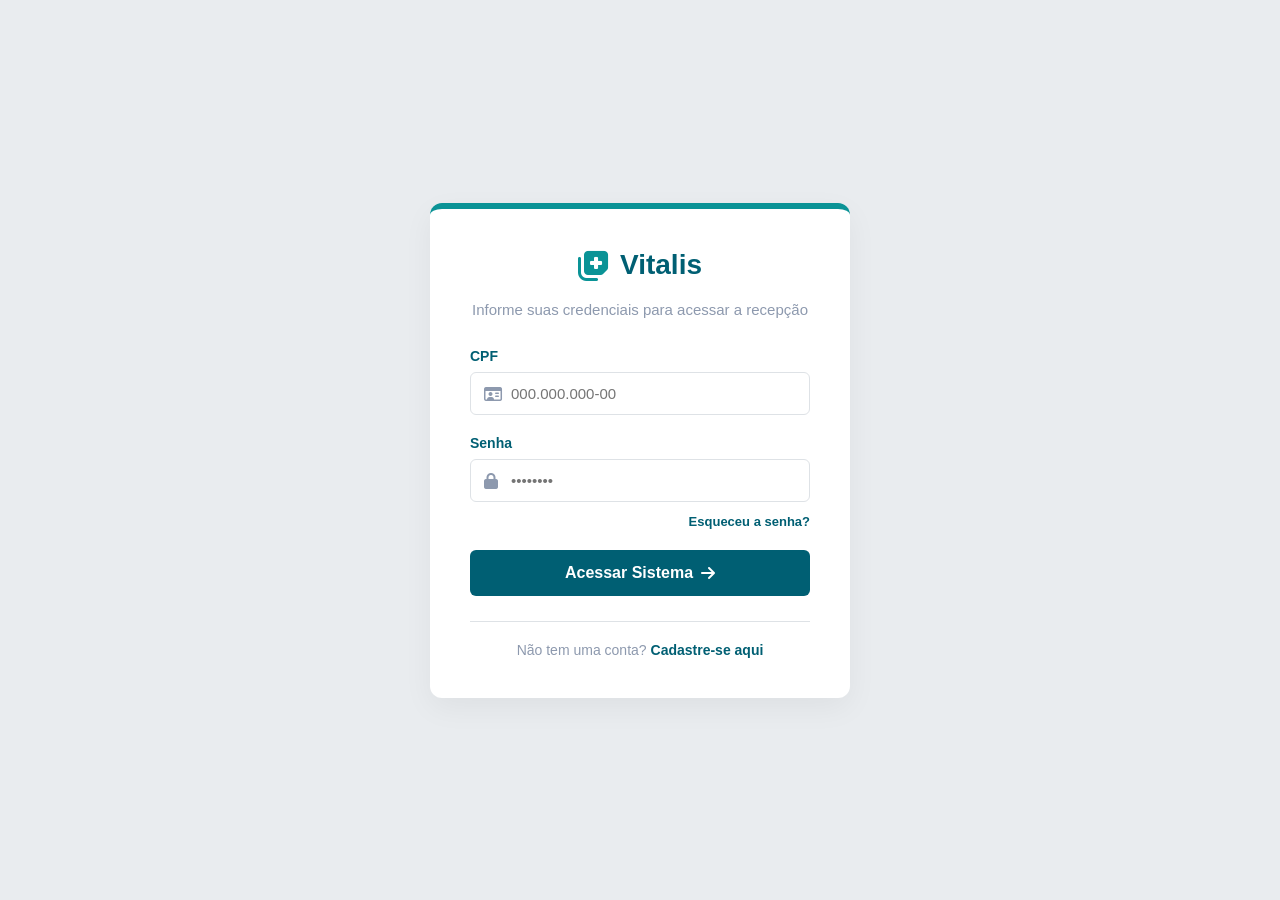
<file: frontend/index.html>
<!DOCTYPE html>
<html lang="pt-BR">
<head>
    <meta charset="UTF-8">
    <meta name="viewport" content="width=device-width, initial-scale=1.0">
    <title>Login - Vitalis Agendamentos</title>
    
    <!-- 1. Estilos Globais e Variáveis -->
    <link rel="stylesheet" href="css/global.css">
    <!-- 2. Estilos Específicos desta Tela -->
    <link rel="stylesheet" href="css/login.css">
</head>
<body>
    <main class="tela-login">
        <div class="caixa-login">
            
            <div class="logo-sistema">
                <i class="fa-solid fa-notes-medical"></i>
                <span>Vitalis</span>
            </div>
            
            <p>Informe suas credenciais para acessar a recepção</p>
            
            <form action="pages/dashboard.html" method="GET">
                <div class="campo">
                    <label for="cpf">CPF</label>
                    <i class="fa-regular fa-id-card"></i>                                                                                                                                                                                                                                           
                    <input type="text" id="cpf" placeholder="000.000.000-00" required>
                </div>
                <div class="campo">
                    <label for="senha">Senha</label>
                    <i class="fa-solid fa-lock"></i>
                    <input type="password" id="senha" placeholder="••••••••" required>
                </div>
                <div class="opcoes-extras">
                    <a href="recuperar-senha.html" class="link-esqueci-senha">Esqueceu a senha?</a>
                </div>
                
                <button type="submit" id="btnEntrar" class="btn-entrar">
                    Acessar Sistema <i class="fa-solid fa-arrow-right"></i>
                </button>
                <div class="opcoes-rodape" style="margin-top: 25px; text-align: center; font-size: 14px; color: var(--texto-secundario); border-top: 1px solid var(--borda); padding-top: 20px;">
                    Não tem uma conta? 
                    <a href="cadastro.html" style="color: var(--azul-confianca); font-weight: bold; text-decoration: none;">Cadastre-se aqui</a>
                </div>
            </form>
        </div>
    </main>
</body>
</html>
</file>
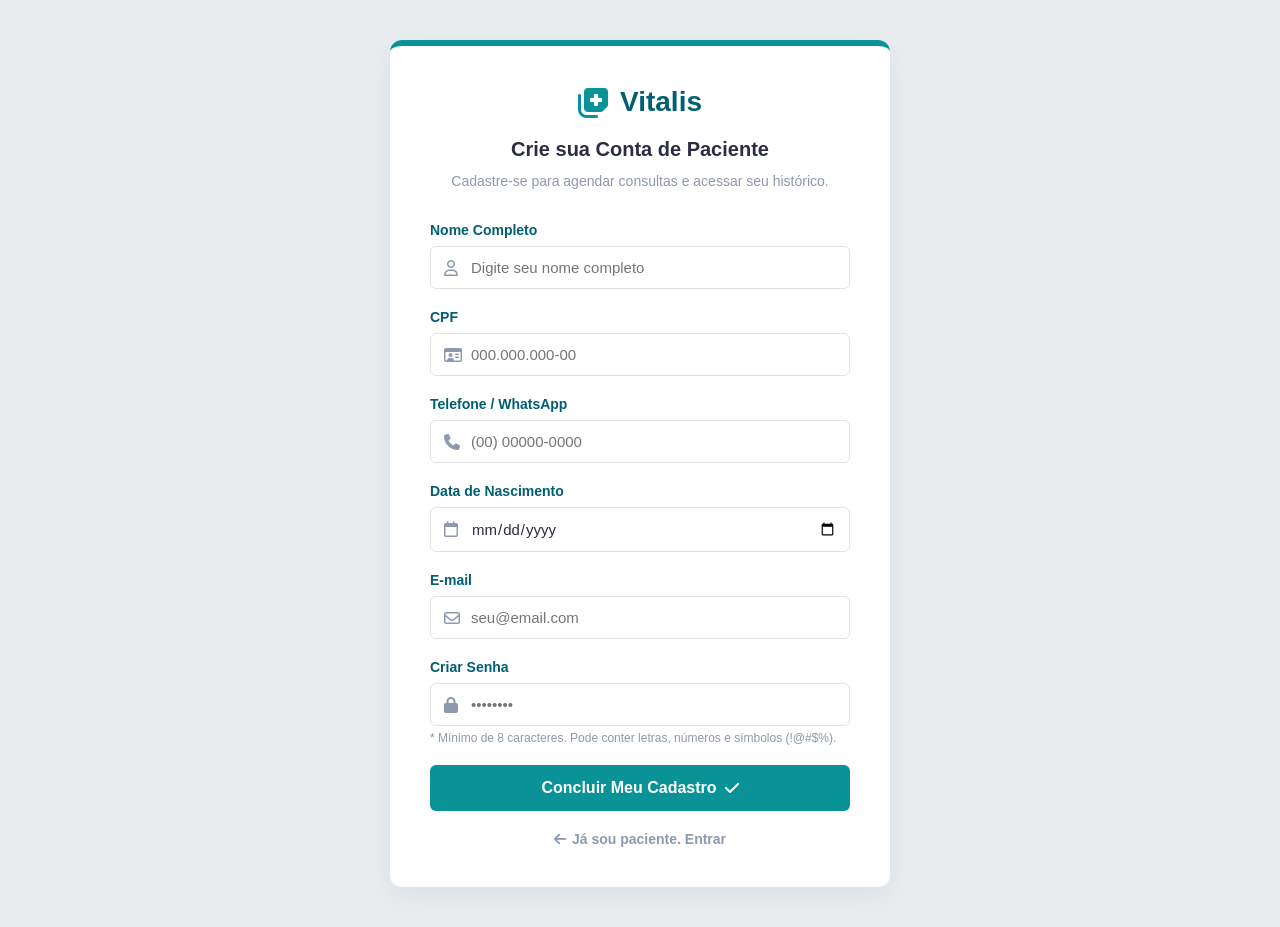
<file: frontend/cadastro.html>
<!DOCTYPE html>
<html lang="pt-BR">
<head>
    <meta charset="UTF-8">
    <meta name="viewport" content="width=device-width, initial-scale=1.0">
    <title>Cadastro - Vitalis Agendamentos</title>
    <link rel="stylesheet" href="css/global.css">
    <link rel="stylesheet" href="css/auth-fluxo.css">
    <link rel="stylesheet" href="https://cdnjs.cloudflare.com/ajax/libs/font-awesome/6.4.0/css/all.min.css">
</head>
<body>
    <main class="tela-auth" style="height: auto; padding: 40px 0;">
        <div class="caixa-auth" style="max-width: 500px;">
            <div class="logo-sistema">
                <i class="fa-solid fa-notes-medical"></i>
                <span>Vitalis</span>
            </div>
            
            <h2>Crie sua Conta de Paciente</h2>
            <p>Cadastre-se para agendar consultas e acessar seu histórico.</p>
            
            <form id="formCadastro">
                
                <!-- Caixa para exibir mensagens de erro ou sucesso (oculta por padrão) -->
                <div id="mensagemCadastro" style="display: none; padding: 10px; border-radius: 6px; margin-bottom: 15px; font-size: 14px; font-weight: bold; text-align: center;"></div>

                <div class="campo">
                    <label for="nome">Nome Completo</label>
                    <i class="fa-regular fa-user"></i>
                    <input type="text" id="nome" name="nome" placeholder="Digite seu nome completo" required>
                </div>

                <div class="campo">
                    <label for="cpf">CPF</label>
                    <i class="fa-regular fa-id-card"></i>
                    <input type="text" id="cpf" name="cpf" placeholder="000.000.000-00" required>
                </div>

                <div class="campo">
                    <label for="telefone">Telefone / WhatsApp</label>
                    <i class="fa-solid fa-phone"></i>
                    <input type="text" id="telefone" name="telefone" placeholder="(00) 00000-0000" required>
                </div>

                <div class="campo">
                    <label for="nascimento">Data de Nascimento</label>
                    <i class="fa-regular fa-calendar"></i>
                    <input type="date" id="nascimento" name="nascimento" style="padding-left: 40px;" required>
                </div>

                <div class="campo">
                    <label for="email">E-mail</label>
                    <i class="fa-regular fa-envelope"></i>
                    <input type="email" id="email" name="email" placeholder="seu@email.com" required>
                </div>

                <div class="campo">
                    <label for="senha">Criar Senha</label>
                    <i class="fa-solid fa-lock"></i>
                    <input type="password" id="senha" name="senha" placeholder="••••••••" required>
                    <small style="color: var(--texto-secundario); font-size: 12px; margin-top: 5px; display: block;">
                        * Mínimo de 8 caracteres. Pode conter letras, números e símbolos (!@#$%).
                    </small>
                </div>
                
                <button type="submit" id="btnCadastrar" class="btn-acao">
                    Concluir Meu Cadastro <i class="fa-solid fa-check"></i>
                </button>

                <div class="voltar-login">
                    <a href="index.html"><i class="fa-solid fa-arrow-left"></i> Já sou paciente. Entrar</a>
                </div>
            </form>
            <script src="js/cadastro.js"></script>
        </div>
    </main>
</body>
</html>
</file>
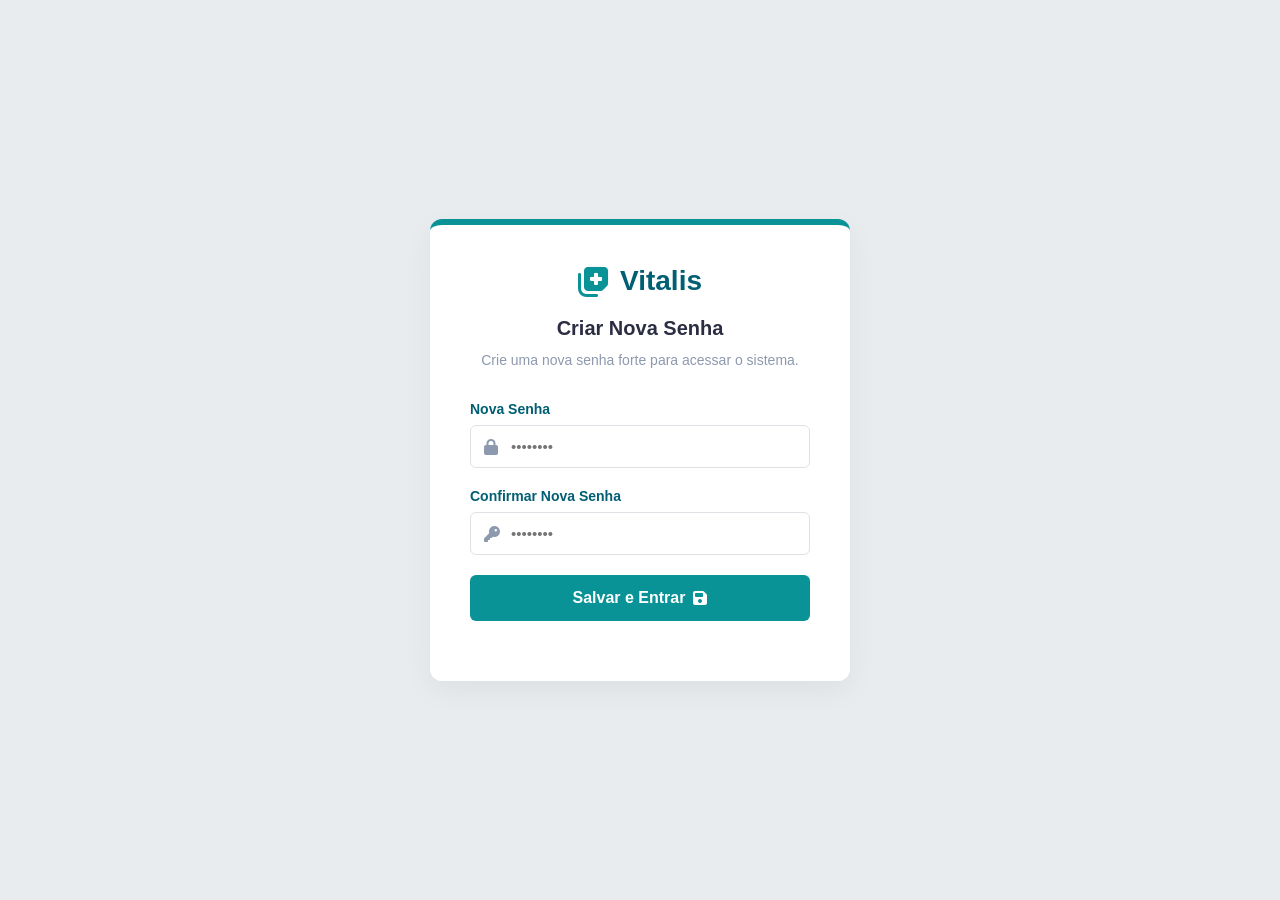
<file: frontend/nova-senha.html>
<!DOCTYPE html>
<html lang="pt-BR">
<head>
    <meta charset="UTF-8">
    <meta name="viewport" content="width=device-width, initial-scale=1.0">
    <title>Nova Senha - Vitalis Agendamentos</title>
    <link rel="stylesheet" href="css/global.css">
    <link rel="stylesheet" href="css/auth-fluxo.css">
    <link rel="stylesheet" href="https://cdnjs.cloudflare.com/ajax/libs/font-awesome/6.4.0/css/all.min.css">
</head>
<body>
    <main class="tela-auth">
        <div class="caixa-auth">
            <div class="logo-sistema">
                <i class="fa-solid fa-notes-medical"></i>
                <span>Vitalis</span>
            </div>
            
            <h2>Criar Nova Senha</h2>
            <p>Crie uma nova senha forte para acessar o sistema.</p>
            
            <!-- Conclui o fluxo e volta para o Login -->
            <form action="index.html" method="GET">
                <div class="campo">
                    <label for="senha">Nova Senha</label>
                    <i class="fa-solid fa-lock"></i>
                    <input type="password" id="senha" placeholder="••••••••" required>
                </div>

                <div class="campo">
                    <label for="confirma-senha">Confirmar Nova Senha</label>
                    <i class="fa-solid fa-key"></i>
                    <input type="password" id="confirma-senha" placeholder="••••••••" required>
                </div>
                
                <button type="submit" class="btn-acao">
                    Salvar e Entrar <i class="fa-solid fa-floppy-disk"></i>
                </button>
            </form>
        </div>
    </main>
</body>
</html>
</file>
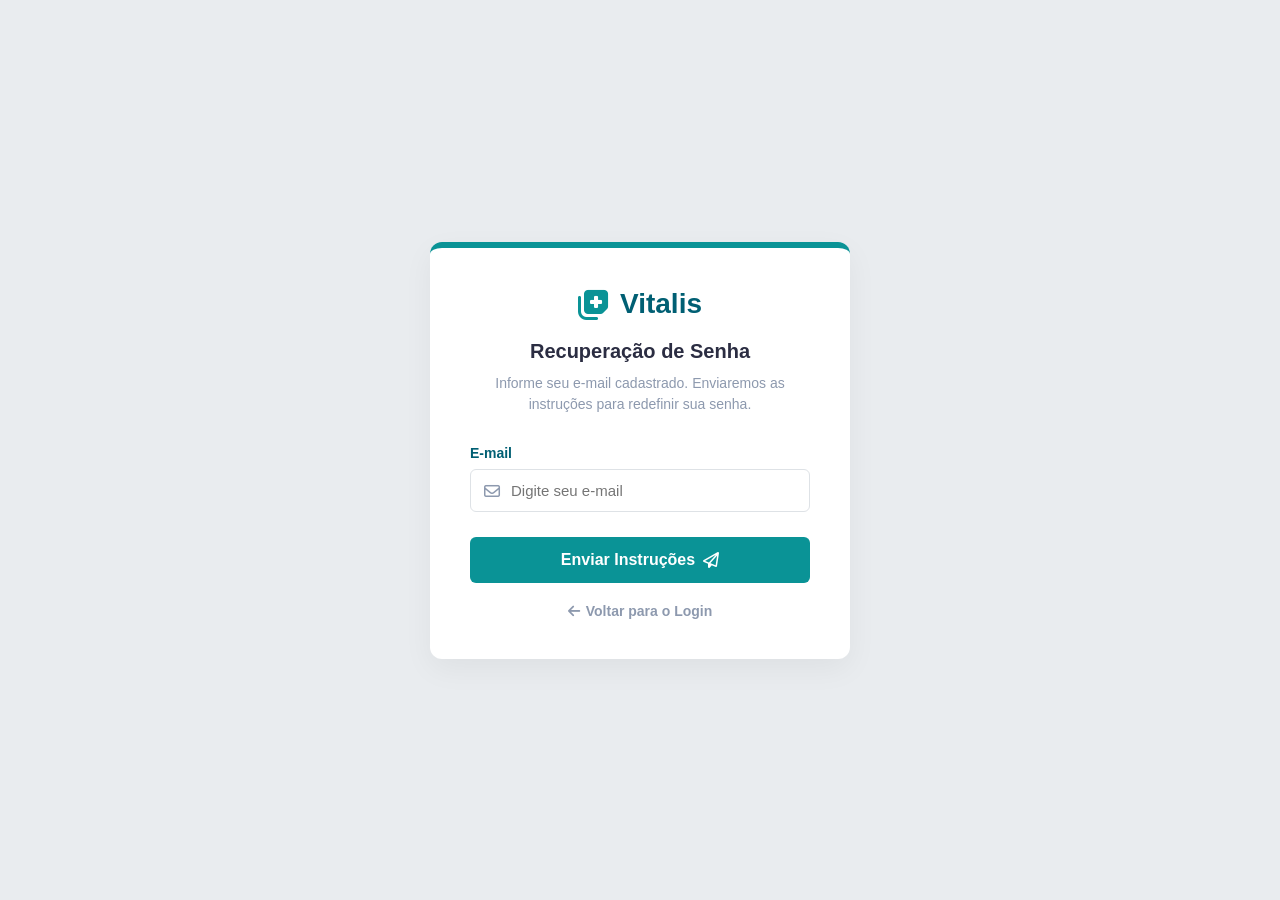
<file: frontend/recuperar-senha.html>
<!DOCTYPE html>
<html lang="pt-BR">
<head>
    <meta charset="UTF-8">
    <meta name="viewport" content="width=device-width, initial-scale=1.0">
    <title>Recuperar Senha - Vitalis Agendamentos</title>
    
    <!-- 1. CSS Global -->
    <link rel="stylesheet" href="css/global.css">
    <!-- 2. CSS Específico desta tela -->
    <link rel="stylesheet" href="css/recuperar-senha.css">
    <!-- Font Awesome -->
    <link rel="stylesheet" href="https://cdnjs.cloudflare.com/ajax/libs/font-awesome/6.4.0/css/all.min.css">
</head>
<body>
    <main class="tela-recuperacao">
        <div class="caixa-recuperacao">
            
            <div class="logo-sistema">
                <i class="fa-solid fa-notes-medical"></i>
                <span>Vitalis</span>
            </div>
            
            <h2>Recuperação de Senha</h2>
            <p>Informe seu e-mail cadastrado. Enviaremos as instruções para redefinir sua senha.</p>
            
            <!-- Redireciona de volta ao login para simular o envio -->
            <form action="validar-token.html" method="GET"></form>
                <div class="campo">
                    <label for="email">E-mail</label>
                    <i class="fa-regular fa-envelope"></i>
                    <input type="email" id="email" placeholder="Digite seu e-mail" required>
                </div>
                
                <button type="submit" class="btn-enviar">
                    Enviar Instruções <i class="fa-regular fa-paper-plane"></i>
                </button>

                <div class="voltar-login">
                    <a href="index.html"><i class="fa-solid fa-arrow-left"></i> Voltar para o Login</a>
                </div>
            </form>
        </div>
    </main>
</body>
</html>
</file>
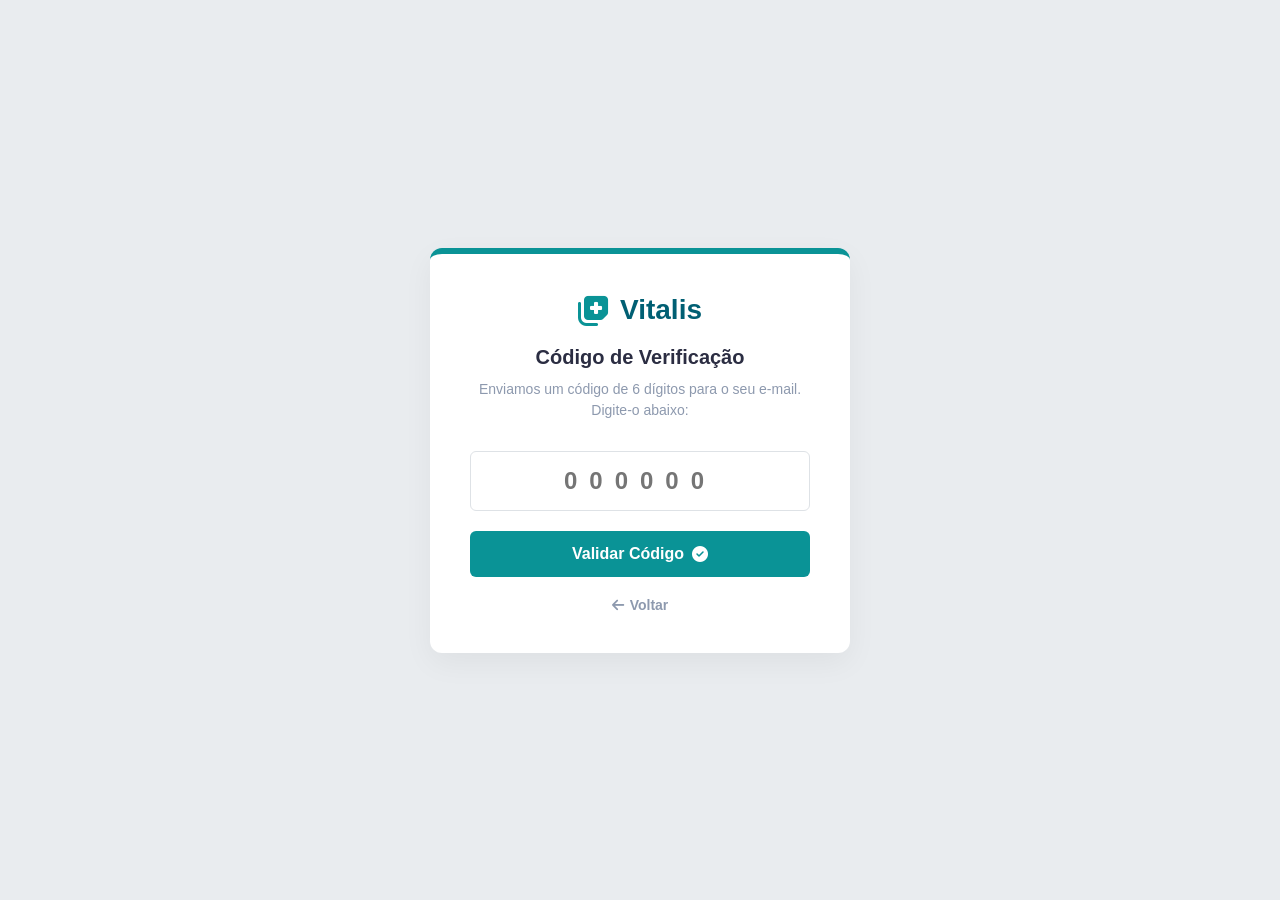
<file: frontend/validar-token.html>
<!DOCTYPE html>
<html lang="pt-BR">
<head>
    <meta charset="UTF-8">
    <meta name="viewport" content="width=device-width, initial-scale=1.0">
    <title>Validar Código - Vitalis Agendamentos</title>
    <link rel="stylesheet" href="css/global.css">
    <link rel="stylesheet" href="css/auth-fluxo.css"> <!-- Vamos usar um CSS compartilhado para essas etapas -->
    <link rel="stylesheet" href="https://cdnjs.cloudflare.com/ajax/libs/font-awesome/6.4.0/css/all.min.css">
</head>
<body>
    <main class="tela-auth">
        <div class="caixa-auth">
            <div class="logo-sistema">
                <i class="fa-solid fa-notes-medical"></i>
                <span>Vitalis</span>
            </div>
            
            <h2>Código de Verificação</h2>
            <p>Enviamos um código de 6 dígitos para o seu e-mail. Digite-o abaixo:</p>
            
            <!-- Redireciona para a tela de criar nova senha -->
            <form action="nova-senha.html" method="GET">
                <div class="campo campo-token">
                    <input type="text" id="token" placeholder="000000" maxlength="6" required autocomplete="off">
                </div>
                
                <button type="submit" class="btn-acao">
                    Validar Código <i class="fa-solid fa-check-circle"></i>
                </button>

                <div class="voltar-login">
                    <a href="recuperar-senha.html"><i class="fa-solid fa-arrow-left"></i> Voltar</a>
                </div>
            </form>
        </div>
    </main>
</body>
</html>
</file>
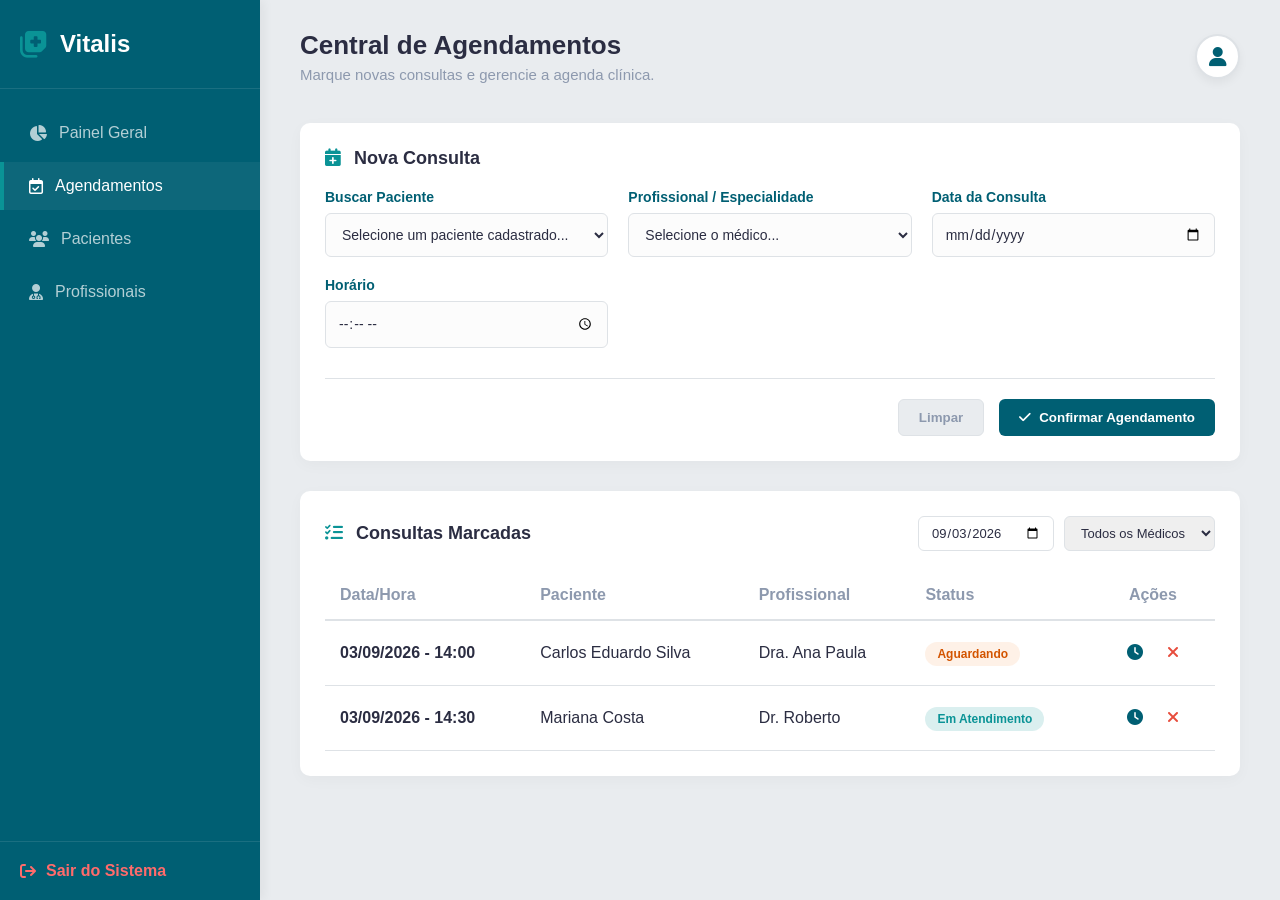
<file: frontend/pages/agendamentos.html>
<!DOCTYPE html>
<html lang="pt-BR">
<head>
    <meta charset="UTF-8">
    <meta name="viewport" content="width=device-width, initial-scale=1.0">
    <title>Agendamentos - Vitalis Agendamentos</title>
    
    <link rel="stylesheet" href="../css/global.css">
    <link rel="stylesheet" href="../css/dashboard.css">
    <!-- CSS reaproveitado para formulários e tabelas -->
    <link rel="stylesheet" href="../css/pacientes.css"> 
    <!-- CSS específico desta tela -->
    <link rel="stylesheet" href="../css/agendamentos.css">
    <link rel="stylesheet" href="https://cdnjs.cloudflare.com/ajax/libs/font-awesome/6.4.0/css/all.min.css">
</head>
<body>
    <div class="layout-app">
        
        <!-- BARRA LATERAL -->
        <aside class="menu-lateral">
            <div class="logo-sidebar">
                <i class="fa-solid fa-notes-medical"></i>
                <span>Vitalis</span>
            </div>
            
            <nav class="navegacao">
                <a href="dashboard.html" class="item-menu">
                    <i class="fa-solid fa-chart-pie"></i> Painel Geral
                </a>
                <a href="agendamentos.html" class="item-menu ativo">
                    <i class="fa-regular fa-calendar-check"></i> Agendamentos
                </a>
                <a href="pacientes.html" class="item-menu">
                    <i class="fa-solid fa-users"></i> Pacientes
                </a>
                <a href="profissionais.html" class="item-menu">
                    <i class="fa-solid fa-user-doctor"></i> Profissionais
                </a>
            </nav>

            <div class="rodape-sidebar">
                <a href="../index.html" class="btn-sair">
                    <i class="fa-solid fa-arrow-right-from-bracket"></i> Sair do Sistema
                </a>
            </div>
        </aside>

        <!-- CONTEÚDO PRINCIPAL -->
        <main class="conteudo-principal">
            <header class="cabecalho-pagina">
                <div>
                    <h1>Central de Agendamentos</h1>
                    <p>Marque novas consultas e gerencie a agenda clínica.</p>
                </div>
                <div class="perfil-usuario">
                    <div class="avatar"><i class="fa-solid fa-user"></i></div>
                </div>
            </header>

            <!-- FORMULÁRIO DE AGENDAMENTO -->
            <section class="painel-dados form-section">
                <div class="cabecalho-painel">
                    <h2><i class="fa-solid fa-calendar-plus"></i> Nova Consulta</h2>
                </div>
                <!-- Usando uma variação do grid para 3 colunas -->
                <form class="grid-agendamento">
                    
                    <div class="campo-form duplo-agendamento">
                        <label>Buscar Paciente</label>
                        <select required>
                            <option value="">Selecione um paciente cadastrado...</option>
                            <option value="1">Carlos Eduardo Silva</option>
                            <option value="2">Mariana Costa</option>
                        </select>
                    </div>

                    <div class="campo-form duplo-agendamento">
                        <label>Profissional / Especialidade</label>
                        <select required>
                            <option value="">Selecione o médico...</option>
                            <option value="1">Dra. Ana Paula (Cardiologia)</option>
                            <option value="2">Dr. Roberto (Clínico Geral)</option>
                        </select>
                    </div>

                    <div class="campo-form">
                        <label>Data da Consulta</label>
                        <input type="date" required>
                    </div>

                    <div class="campo-form">
                        <label>Horário</label>
                        <input type="time" required>
                    </div>
                    
                    <div class="acoes-form acoes-agendamento">
                        <button type="reset" class="btn-secundario">Limpar</button>
                        <button type="submit" class="btn-primario"><i class="fa-solid fa-check"></i> Confirmar Agendamento</button>
                    </div>
                </form>
            </section>

            <!-- LISTAGEM DA AGENDA -->
            <section class="painel-dados">
                <div class="cabecalho-painel">
                    <h2><i class="fa-solid fa-list-check"></i> Consultas Marcadas</h2>
                    
                    <div class="filtros-agenda">
                        <input type="date" class="input-filtro" value="2026-09-03">
                        <select class="input-filtro">
                            <option value="">Todos os Médicos</option>
                            <option value="1">Dra. Ana Paula</option>
                            <option value="2">Dr. Roberto</option>
                        </select>
                    </div>
                </div>
                <table class="tabela-padrao">
                    <thead>
                        <tr>
                            <th>Data/Hora</th>
                            <th>Paciente</th>
                            <th>Profissional</th>
                            <th>Status</th>
                            <th class="text-center">Ações</th>
                        </tr>
                    </thead>
                    <tbody>
                        <tr>
                            <td><strong>03/09/2026 - 14:00</strong></td>
                            <td>Carlos Eduardo Silva</td>
                            <td>Dra. Ana Paula</td>
                            <td><span class="badge badge-aguardando">Aguardando</span></td>
                            <td class="text-center">
                                <button class="btn-icone editar" title="Remarcar"><i class="fa-solid fa-clock"></i></button>
                                <button class="btn-icone excluir" title="Cancelar Consulta"><i class="fa-solid fa-xmark"></i></button>
                            </td>
                        </tr>
                        <tr>
                            <td><strong>03/09/2026 - 14:30</strong></td>
                            <td>Mariana Costa</td>
                            <td>Dr. Roberto</td>
                            <td><span class="badge badge-atendimento">Em Atendimento</span></td>
                            <td class="text-center">
                                <button class="btn-icone editar" title="Remarcar"><i class="fa-solid fa-clock"></i></button>
                                <button class="btn-icone excluir" title="Cancelar Consulta"><i class="fa-solid fa-xmark"></i></button>
                            </td>
                        </tr>
                    </tbody>
                </table>
            </section>
        </main>
    </div>
</body>
</html>
</file>
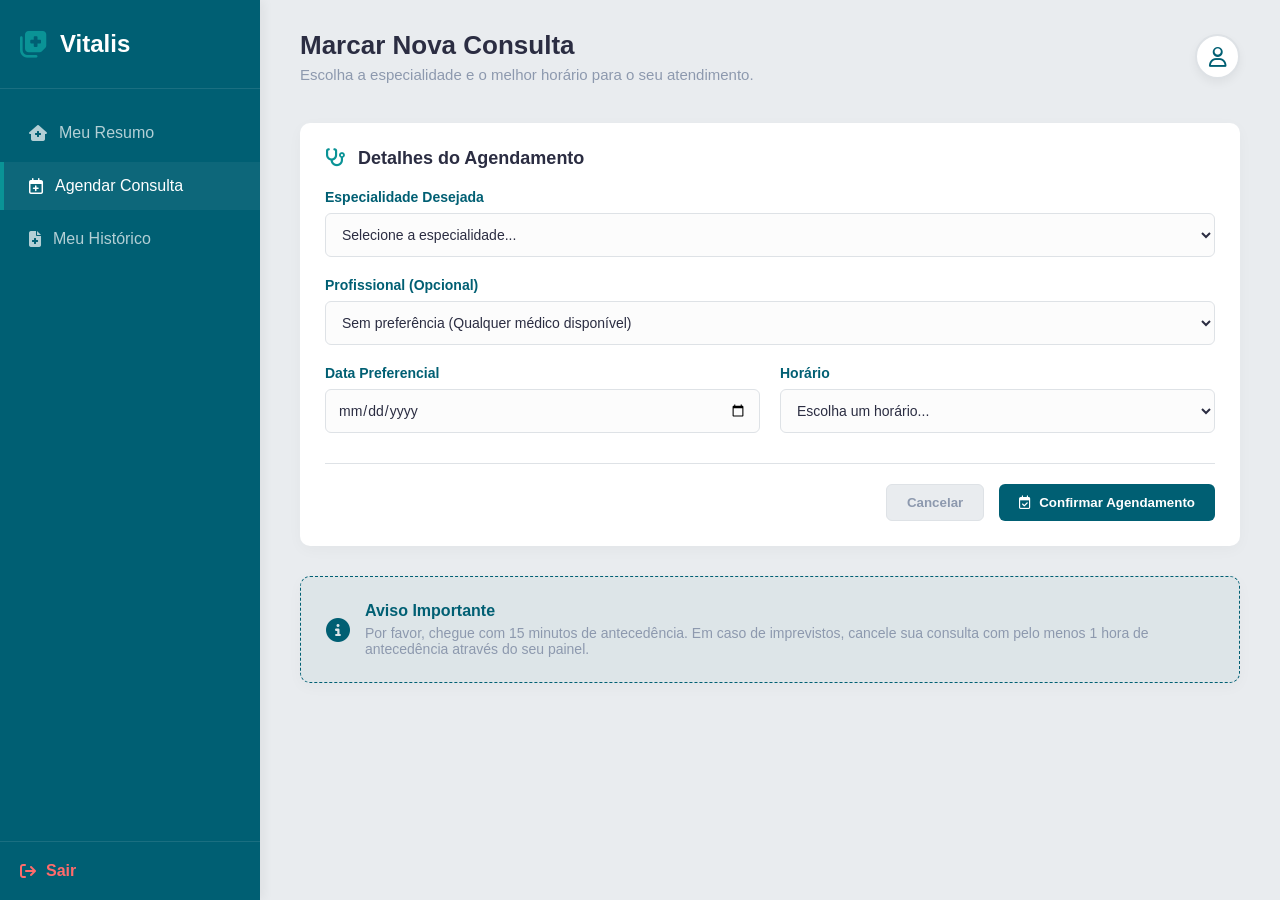
<file: frontend/pages/agendar-consulta-paciente.html>
<!DOCTYPE html>
<html lang="pt-BR">
<head>
    <meta charset="UTF-8">
    <meta name="viewport" content="width=device-width, initial-scale=1.0">
    <title>Agendar Consulta - Vitalis Agendamentos</title>
    
    <link rel="stylesheet" href="../css/global.css">
    <link rel="stylesheet" href="../css/dashboard.css">
    <!-- Reaproveitamos o CSS de formulários -->
    <link rel="stylesheet" href="../css/pacientes.css"> 
    <link rel="stylesheet" href="https://cdnjs.cloudflare.com/ajax/libs/font-awesome/6.4.0/css/all.min.css">
</head>
<body>
    <div class="layout-app">
        
        <!-- BARRA LATERAL DO PACIENTE -->
        <aside class="menu-lateral">
            <div class="logo-sidebar">
                <i class="fa-solid fa-notes-medical"></i>
                <span>Vitalis</span>
            </div>
            
            <nav class="navegacao">
                <a href="dashboard-paciente.html" class="item-menu">
                    <i class="fa-solid fa-house-medical"></i> Meu Resumo
                </a>
                <a href="agendar-consulta-paciente.html" class="item-menu ativo">
                    <i class="fa-regular fa-calendar-plus"></i> Agendar Consulta
                </a>
                <a href="#" class="item-menu">
                    <i class="fa-solid fa-file-medical"></i> Meu Histórico
                </a>
            </nav>

            <div class="rodape-sidebar">
                <a href="../index.html" class="btn-sair">
                    <i class="fa-solid fa-arrow-right-from-bracket"></i> Sair
                </a>
            </div>
        </aside>

        <!-- CONTEÚDO PRINCIPAL -->
        <main class="conteudo-principal">
            <header class="cabecalho-pagina">
                <div>
                    <h1>Marcar Nova Consulta</h1>
                    <p>Escolha a especialidade e o melhor horário para o seu atendimento.</p>
                </div>
                <div class="perfil-usuario">
                    <div class="avatar"><i class="fa-regular fa-user"></i></div>
                </div>
            </header>

            <!-- FORMULÁRIO DE AGENDAMENTO (VISÃO DO PACIENTE) -->
            <section class="painel-dados form-section">
                <div class="cabecalho-painel">
                    <h2><i class="fa-solid fa-stethoscope"></i> Detalhes do Agendamento</h2>
                </div>
                
                <form class="grid-formulario">
                    
                    <!-- Ocupa a linha inteira para dar destaque -->
                    <div class="campo-form duplo">
                        <label>Especialidade Desejada</label>
                        <select required>
                            <option value="">Selecione a especialidade...</option>
                            <option value="cardiologia">Cardiologia</option>
                            <option value="clinico">Clínico Geral</option>
                            <option value="ortopedia">Ortopedia</option>
                        </select>
                    </div>

                    <div class="campo-form duplo">
                        <label>Profissional (Opcional)</label>
                        <select>
                            <option value="">Sem preferência (Qualquer médico disponível)</option>
                            <option value="1">Dra. Ana Paula</option>
                            <option value="2">Dr. Roberto</option>
                        </select>
                    </div>

                    <div class="campo-form">
                        <label>Data Preferencial</label>
                        <input type="date" required>
                    </div>

                    <div class="campo-form">
                        <label>Horário</label>
                        <select required>
                            <option value="">Escolha um horário...</option>
                            <option value="08:00">08:00 (Manhã)</option>
                            <option value="10:30">10:30 (Manhã)</option>
                            <option value="14:00">14:00 (Tarde)</option>
                            <option value="16:00">16:00 (Tarde)</option>
                        </select>
                    </div>
                    
                    <div class="acoes-form duplo">
                        <button type="reset" class="btn-secundario">Cancelar</button>
                        <button type="submit" class="btn-primario">
                            <i class="fa-regular fa-calendar-check"></i> Confirmar Agendamento
                        </button>
                    </div>
                </form>
            </section>

            <!-- INSTRUÇÕES OU AVISOS -->
            <section class="painel-dados" style="background-color: rgba(0, 95, 115, 0.05); border: 1px dashed var(--azul-confianca);">
                <div style="display: flex; gap: 15px; align-items: center; color: var(--azul-confianca);">
                    <i class="fa-solid fa-circle-info" style="font-size: 24px;"></i>
                    <div>
                        <h3 style="font-size: 16px; margin-bottom: 5px;">Aviso Importante</h3>
                        <p style="font-size: 14px; color: var(--texto-secundario);">Por favor, chegue com 15 minutos de antecedência. Em caso de imprevistos, cancele sua consulta com pelo menos 1 hora de antecedência através do seu painel.</p>
                    </div>
                </div>
            </section>
            
        </main>
    </div>
</body>
</html>
</file>
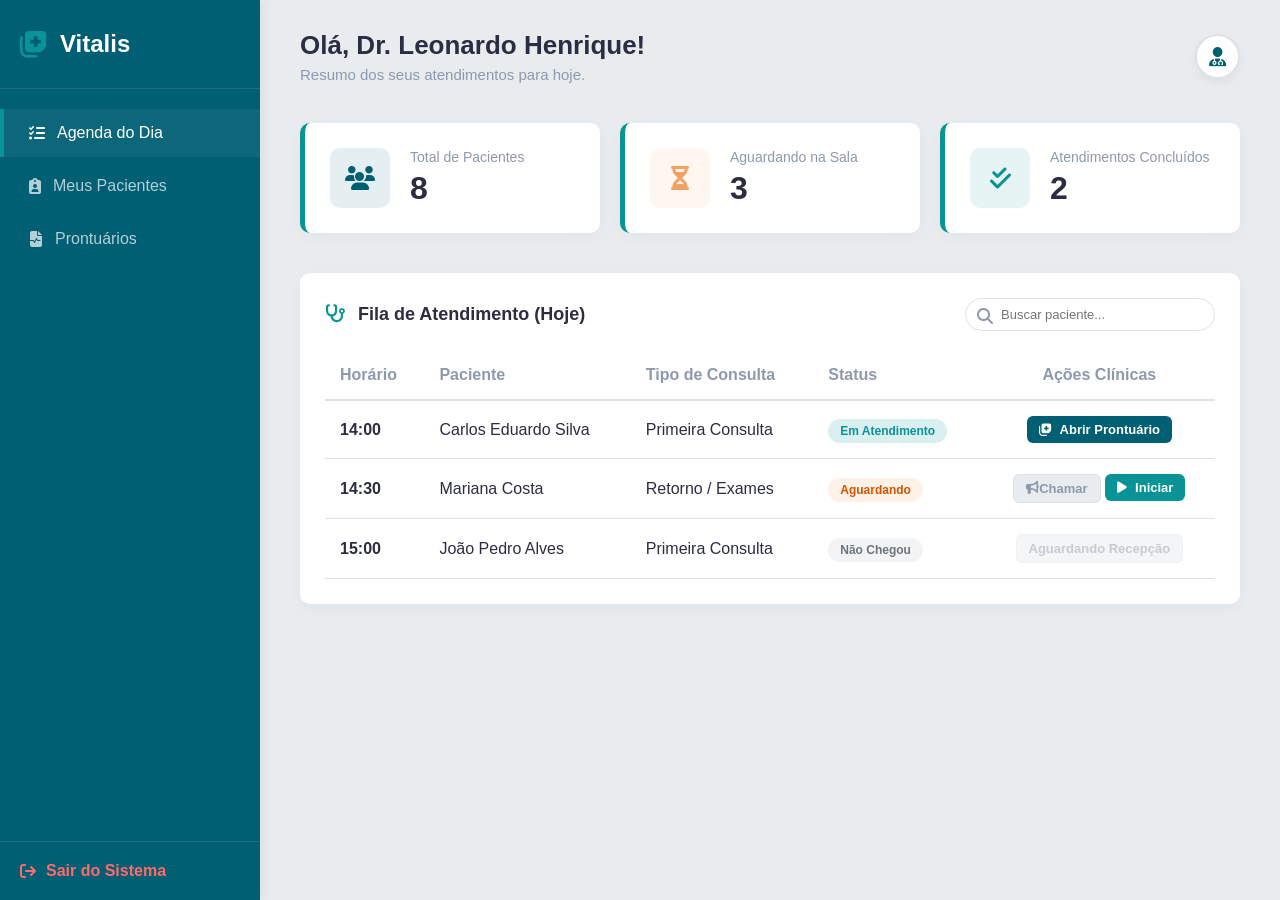
<file: frontend/pages/dashboard-medico.html>
<!DOCTYPE html>
<html lang="pt-BR">
<head>
    <meta charset="UTF-8">
    <meta name="viewport" content="width=device-width, initial-scale=1.0">
    <title>Painel do Médico - Vitalis Agendamentos</title>
    
    <link rel="stylesheet" href="../css/global.css">
    <link rel="stylesheet" href="../css/dashboard.css">
    <!-- Reaproveitamos o CSS da tabela de pacientes -->
    <link rel="stylesheet" href="../css/pacientes.css"> 
    <link rel="stylesheet" href="https://cdnjs.cloudflare.com/ajax/libs/font-awesome/6.4.0/css/all.min.css">
</head>
<body>
    <div class="layout-app">
        
        <!-- BARRA LATERAL DO MÉDICO -->
        <aside class="menu-lateral">
            <div class="logo-sidebar">
                <i class="fa-solid fa-notes-medical"></i>
                <span>Vitalis</span>
            </div>
            
            <nav class="navegacao">
                <a href="dashboard-medico.html" class="item-menu ativo">
                    <i class="fa-solid fa-list-check"></i> Agenda do Dia
                </a>
                <a href="#" class="item-menu">
                    <i class="fa-solid fa-clipboard-user"></i> Meus Pacientes
                </a>
                <a href="#" class="item-menu">
                    <i class="fa-solid fa-file-waveform"></i> Prontuários
                </a>
            </nav>

            <div class="rodape-sidebar">
                <a href="../index.html" class="btn-sair">
                    <i class="fa-solid fa-arrow-right-from-bracket"></i> Sair do Sistema
                </a>
            </div>
        </aside>

        <!-- CONTEÚDO PRINCIPAL -->
        <main class="conteudo-principal">
            <header class="cabecalho-pagina">
                <div>
                    <h1>Olá, Dr. Leonardo Henrique!</h1>
                    <p>Resumo dos seus atendimentos para hoje.</p>
                </div>
                <div class="perfil-usuario">
                    <div class="avatar"><i class="fa-solid fa-user-doctor"></i></div>
                </div>
            </header>

            <!-- CARDS DE RESUMO DO FLUXO DO DIA -->
            <section class="grid-cards">
                <div class="card-resumo">
                    <div class="icone-card azul"><i class="fa-solid fa-users"></i></div>
                    <div class="info-card">
                        <h3>Total de Pacientes</h3>
                        <h2>8</h2>
                    </div>
                </div>
                <div class="card-resumo">
                    <div class="icone-card laranja"><i class="fa-solid fa-hourglass-half"></i></div>
                    <div class="info-card">
                        <h3>Aguardando na Sala</h3>
                        <h2>3</h2>
                    </div>
                </div>
                <div class="card-resumo">
                    <div class="icone-card verde"><i class="fa-solid fa-check-double"></i></div>
                    <div class="info-card">
                        <h3>Atendimentos Concluídos</h3>
                        <h2>2</h2>
                    </div>
                </div>
            </section>

            <!-- FILA DE ATENDIMENTO -->
            <section class="painel-dados">
                <div class="cabecalho-painel">
                    <h2><i class="fa-solid fa-stethoscope"></i> Fila de Atendimento (Hoje)</h2>
                    
                    <div class="busca-simples">
                        <i class="fa-solid fa-magnifying-glass"></i>
                        <input type="text" placeholder="Buscar paciente...">
                    </div>
                </div>
                <table class="tabela-padrao">
                    <thead>
                        <tr>
                            <th>Horário</th>
                            <th>Paciente</th>
                            <th>Tipo de Consulta</th>
                            <th>Status</th>
                            <th class="text-center">Ações Clínicas</th>
                        </tr>
                    </thead>
                    <tbody>
                        <!-- Paciente que já está na sala com o médico -->
                        <tr>
                            <td><strong>14:00</strong></td>
                            <td>Carlos Eduardo Silva</td>
                            <td>Primeira Consulta</td>
                            <td><span class="badge badge-atendimento">Em Atendimento</span></td>
                            <td class="text-center">
                                <button class="btn-primario" style="padding: 6px 12px; font-size: 13px; display: inline-flex;">
                                    <i class="fa-solid fa-notes-medical"></i> Abrir Prontuário
                                </button>
                            </td>
                        </tr>
                        <!-- Paciente aguardando na recepção -->
                        <tr>
                            <td><strong>14:30</strong></td>
                            <td>Mariana Costa</td>
                            <td>Retorno / Exames</td>
                            <td><span class="badge badge-aguardando">Aguardando</span></td>
                            <td class="text-center">
                                <button class="btn-secundario" style="padding: 6px 12px; font-size: 13px; display: inline-flex;" title="Chamar paciente">
                                    <i class="fa-solid fa-bullhorn"></i> Chamar
                                </button>
                                <button class="btn-primario" style="padding: 6px 12px; font-size: 13px; display: inline-flex; background-color: var(--verde-saude);">
                                    <i class="fa-solid fa-play"></i> Iniciar
                                </button>
                            </td>
                        </tr>
                        <!-- Paciente futuro -->
                        <tr>
                            <td><strong>15:00</strong></td>
                            <td>João Pedro Alves</td>
                            <td>Primeira Consulta</td>
                            <td><span class="badge" style="background-color: #f1f3f5; color: #6c757d;">Não Chegou</span></td>
                            <td class="text-center">
                                <button class="btn-secundario" style="padding: 6px 12px; font-size: 13px; display: inline-flex; opacity: 0.5; cursor: not-allowed;">
                                    Aguardando Recepção
                                </button>
                            </td>
                        </tr>
                    </tbody>
                </table>
            </section>
            
        </main>
    </div>
</body>
</html>
</file>
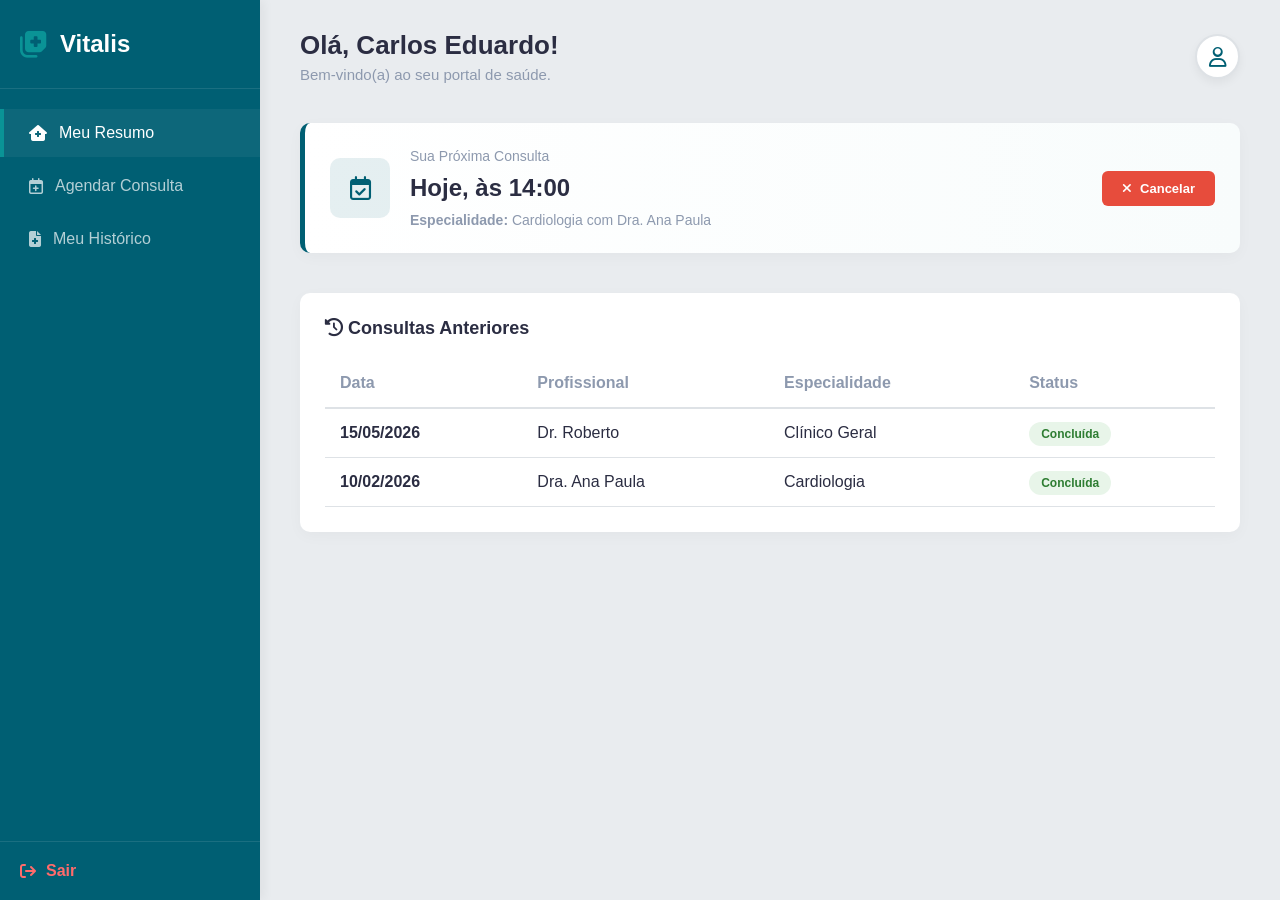
<file: frontend/pages/dashboard-paciente.html>
<!DOCTYPE html>
<html lang="pt-BR">
<head>
    <meta charset="UTF-8">
    <meta name="viewport" content="width=device-width, initial-scale=1.0">
    <title>Meu Painel - Vitalis Agendamentos</title>
    
    <link rel="stylesheet" href="../css/global.css">
    <link rel="stylesheet" href="../css/dashboard.css">
    <link rel="stylesheet" href="https://cdnjs.cloudflare.com/ajax/libs/font-awesome/6.4.0/css/all.min.css">
</head>
<body>
    <div class="layout-app">
        
        <!-- BARRA LATERAL (Reduzida para o Paciente) -->
        <aside class="menu-lateral">
            <div class="logo-sidebar">
                <i class="fa-solid fa-notes-medical"></i>
                <span>Vitalis</span>
            </div>
            
            <nav class="navegacao">
                <a href="dashboard-paciente.html" class="item-menu ativo">
                    <i class="fa-solid fa-house-medical"></i> Meu Resumo
                </a>
                <a href="#" class="item-menu">
                    <i class="fa-regular fa-calendar-plus"></i> Agendar Consulta
                </a>
                <a href="#" class="item-menu">
                    <i class="fa-solid fa-file-medical"></i> Meu Histórico
                </a>
            </nav>

            <div class="rodape-sidebar">
                <a href="../index.html" class="btn-sair">
                    <i class="fa-solid fa-arrow-right-from-bracket"></i> Sair
                </a>
            </div>
        </aside>

        <!-- CONTEÚDO PRINCIPAL -->
        <main class="conteudo-principal">
            <header class="cabecalho-pagina">
                <div>
                    <h1>Olá, Carlos Eduardo!</h1>
                    <p>Bem-vindo(a) ao seu portal de saúde.</p>
                </div>
                <div class="perfil-usuario">
                    <div class="avatar"><i class="fa-regular fa-user"></i></div>
                </div>
            </header>

            <!-- CARD DE DESTAQUE (Próxima Consulta) -->
            <section class="grid-cards" style="grid-template-columns: 1fr;">
                <div class="card-resumo" style="border-left-color: var(--azul-confianca); background: linear-gradient(to right, #ffffff, #f8fcfc);">
                    <div class="icone-card azul"><i class="fa-regular fa-calendar-check"></i></div>
                    <div class="info-card">
                        <h3>Sua Próxima Consulta</h3>
                        <h2 style="font-size: 24px; margin: 10px 0;">Hoje, às 14:00</h2>
                        <p style="color: var(--texto-secundario); font-size: 14px;">
                            <strong>Especialidade:</strong> Cardiologia com Dra. Ana Paula
                        </p>
                    </div>
                    <!-- Botão para cancelar ou reagendar pelo próprio paciente -->
                    <div style="margin-left: auto;">
                        <button class="btn-novo" style="background-color: #e74c3c; font-size: 13px;"><i class="fa-solid fa-xmark"></i> Cancelar</button>
                    </div>
                </div>
            </section>

            <!-- TABELA DE HISTÓRICO -->
            <section class="painel-dados">
                <div class="cabecalho-painel">
                    <h2><i class="fa-solid fa-clock-rotate-left"></i> Consultas Anteriores</h2>
                </div>
                <table class="tabela-padrao">
                    <thead>
                        <tr>
                            <th>Data</th>
                            <th>Profissional</th>
                            <th>Especialidade</th>
                            <th>Status</th>
                        </tr>
                    </thead>
                    <tbody>
                        <tr>
                            <td><strong>15/05/2026</strong></td>
                            <td>Dr. Roberto</td>
                            <td>Clínico Geral</td>
                            <td><span class="badge" style="background-color: #e8f5e9; color: #2e7d32;">Concluída</span></td>
                        </tr>
                        <tr>
                            <td><strong>10/02/2026</strong></td>
                            <td>Dra. Ana Paula</td>
                            <td>Cardiologia</td>
                            <td><span class="badge" style="background-color: #e8f5e9; color: #2e7d32;">Concluída</span></td>
                        </tr>
                    </tbody>
                </table>
            </section>
        </main>
    </div>
</body>
</html>
</file>
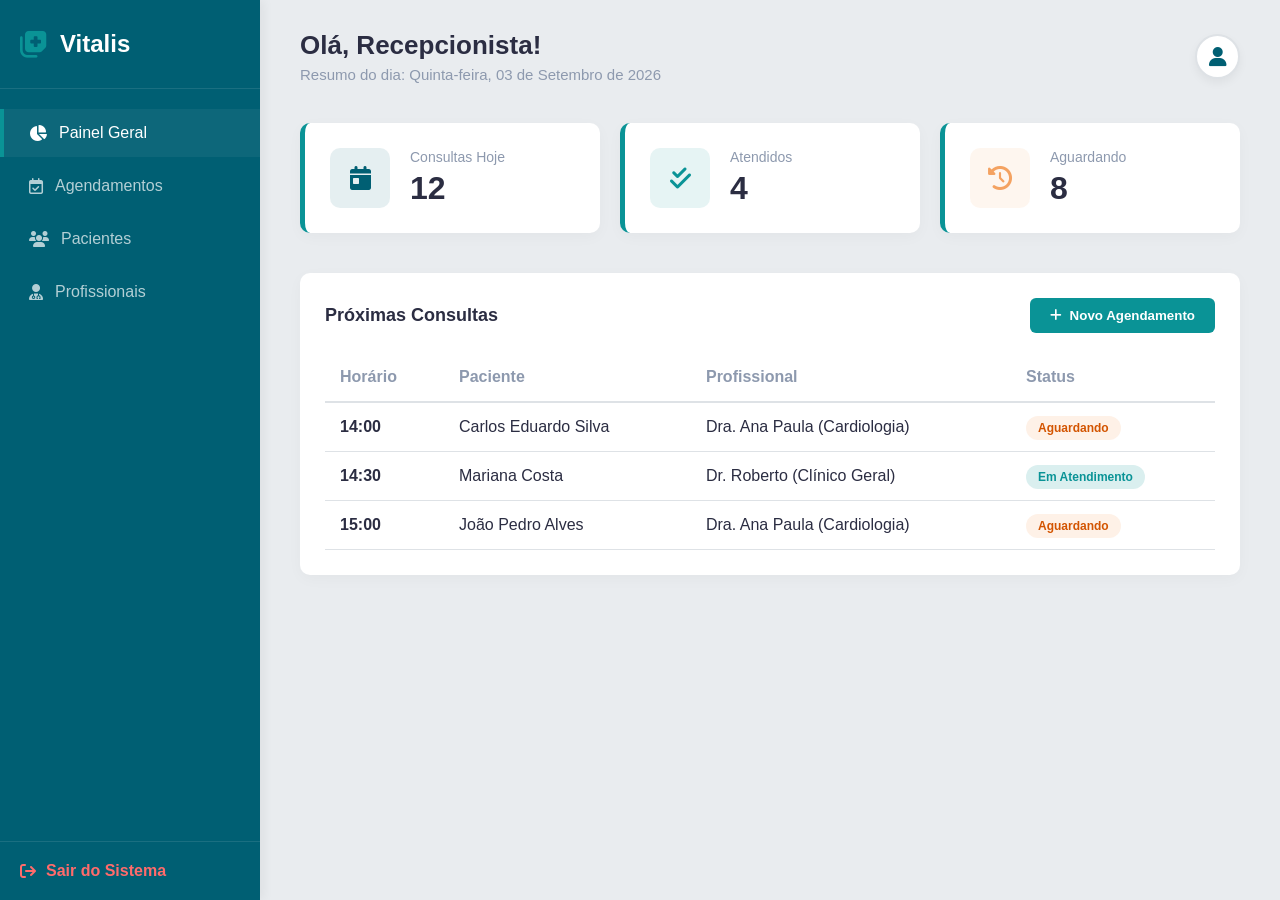
<file: frontend/pages/dashboard.html>
<!DOCTYPE html>
<html lang="pt-BR">
<head>
    <meta charset="UTF-8">
    <meta name="viewport" content="width=device-width, initial-scale=1.0">
    <title>Painel Principal - Vitalis Agendamentos</title>
    
    <!-- Importações de CSS -->
    <link rel="stylesheet" href="../css/global.css">
    <link rel="stylesheet" href="../css/dashboard.css">
    <link rel="stylesheet" href="https://cdnjs.cloudflare.com/ajax/libs/font-awesome/6.4.0/css/all.min.css">
</head>
<body>
    <div class="layout-app">
        
        <!-- BARRA LATERAL (SIDEBAR) -->
        <aside class="menu-lateral">
            <div class="logo-sidebar">
                <i class="fa-solid fa-notes-medical"></i>
                <span>Vitalis</span>
            </div>
            
            <nav class="navegacao">
                <a href="dashboard.html" class="item-menu ativo">
                    <i class="fa-solid fa-chart-pie"></i> Painel Geral
                </a>
                <a href="agendamentos.html" class="item-menu">
                    <i class="fa-regular fa-calendar-check"></i> Agendamentos
                </a>
                <a href="pacientes.html" class="item-menu">
                    <i class="fa-solid fa-users"></i> Pacientes
                </a>
                <a href="profissionais.html" class="item-menu">
                    <i class="fa-solid fa-user-doctor"></i> Profissionais
                </a>
            </nav>

            <div class="rodape-sidebar">
                <a href="../index.html" class="btn-sair">
                    <i class="fa-solid fa-arrow-right-from-bracket"></i> Sair do Sistema
                </a>
            </div>
        </aside>

        <!-- CONTEÚDO PRINCIPAL -->
        <main class="conteudo-principal">
            <header class="cabecalho-pagina">
                <div>
                    <h1>Olá, Recepcionista!</h1>
                    <p>Resumo do dia: Quinta-feira, 03 de Setembro de 2026</p>
                </div>
                <div class="perfil-usuario">
                    <div class="avatar"><i class="fa-solid fa-user"></i></div>
                </div>
            </header>

            <!-- CARDS DE RESUMO -->
            <section class="grid-cards">
                <div class="card-resumo">
                    <div class="icone-card azul"><i class="fa-solid fa-calendar-day"></i></div>
                    <div class="info-card">
                        <h3>Consultas Hoje</h3>
                        <h2>12</h2>
                    </div>
                </div>
                <div class="card-resumo">
                    <div class="icone-card verde"><i class="fa-solid fa-check-double"></i></div>
                    <div class="info-card">
                        <h3>Atendidos</h3>
                        <h2>4</h2>
                    </div>
                </div>
                <div class="card-resumo">
                    <div class="icone-card laranja"><i class="fa-solid fa-clock-rotate-left"></i></div>
                    <div class="info-card">
                        <h3>Aguardando</h3>
                        <h2>8</h2>
                    </div>
                </div>
            </section>

            <!-- TABELA DE PRÓXIMAS CONSULTAS -->
            <section class="painel-dados">
                <div class="cabecalho-painel">
                    <h2>Próximas Consultas</h2>
                    <button class="btn-novo"><i class="fa-solid fa-plus"></i> Novo Agendamento</button>
                </div>
                <table class="tabela-padrao">
                    <thead>
                        <tr>
                            <th>Horário</th>
                            <th>Paciente</th>
                            <th>Profissional</th>
                            <th>Status</th>
                        </tr>
                    </thead>
                    <tbody>
                        <tr>
                            <td><strong>14:00</strong></td>
                            <td>Carlos Eduardo Silva</td>
                            <td>Dra. Ana Paula (Cardiologia)</td>
                            <td><span class="badge badge-aguardando">Aguardando</span></td>
                        </tr>
                        <tr>
                            <td><strong>14:30</strong></td>
                            <td>Mariana Costa</td>
                            <td>Dr. Roberto (Clínico Geral)</td>
                            <td><span class="badge badge-atendimento">Em Atendimento</span></td>
                        </tr>
                        <tr>
                            <td><strong>15:00</strong></td>
                            <td>João Pedro Alves</td>
                            <td>Dra. Ana Paula (Cardiologia)</td>
                            <td><span class="badge badge-aguardando">Aguardando</span></td>
                        </tr>
                    </tbody>
                </table>
            </section>
        </main>
    </div>
</body>
</html>
</file>
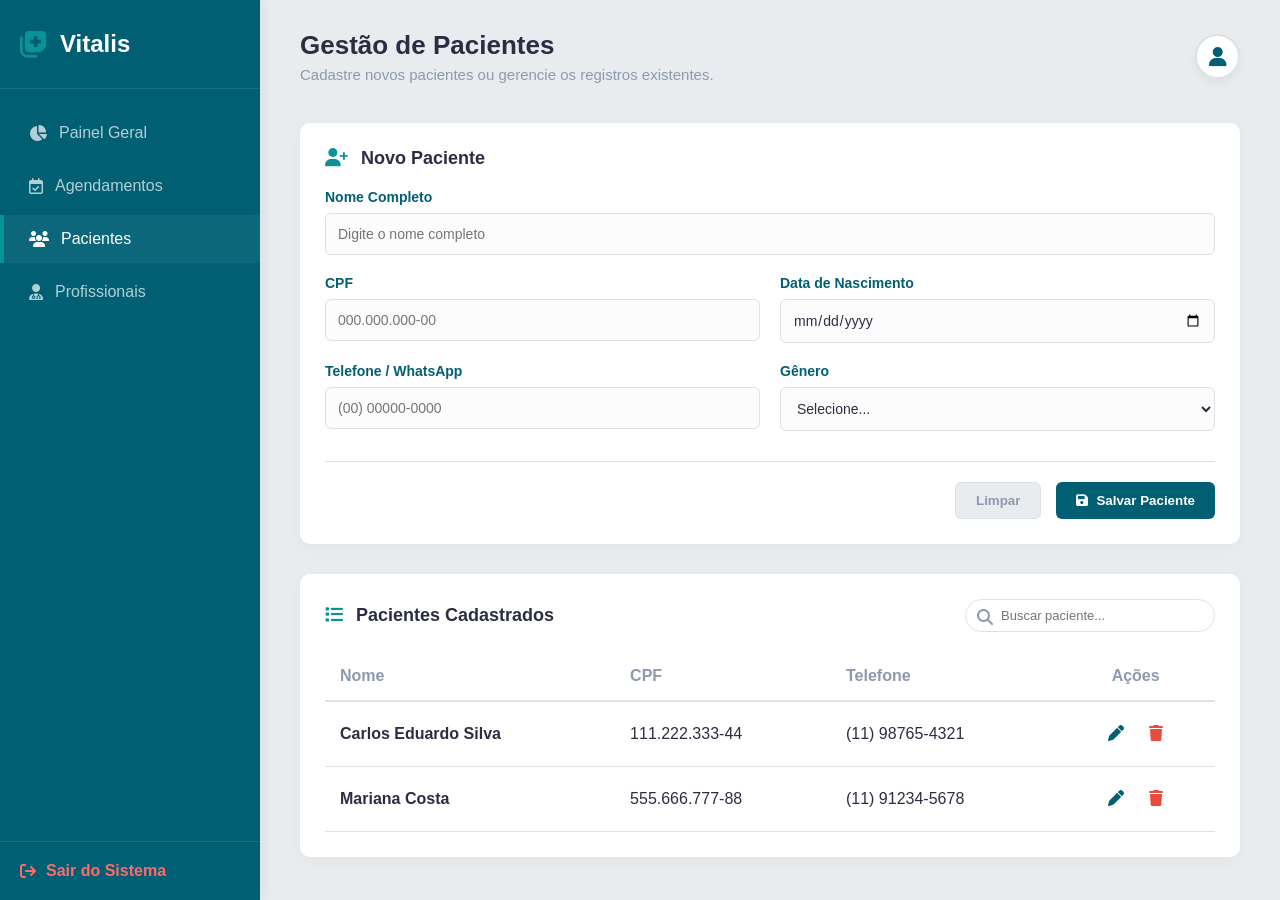
<file: frontend/pages/pacientes.html>
<!DOCTYPE html>
<html lang="pt-BR">
<head>
    <meta charset="UTF-8">
    <meta name="viewport" content="width=device-width, initial-scale=1.0">
    <title>Pacientes - Vitalis Agendamentos</title>
    
    <!-- Reaproveitamos o global e o dashboard para a barra lateral -->
    <link rel="stylesheet" href="../css/global.css">
    <link rel="stylesheet" href="../css/dashboard.css">
    <!-- CSS específico apenas para os formulários desta tela -->
    <link rel="stylesheet" href="../css/pacientes.css">
    <link rel="stylesheet" href="https://cdnjs.cloudflare.com/ajax/libs/font-awesome/6.4.0/css/all.min.css">
</head>
<body>
    <div class="layout-app">
        
        <!-- BARRA LATERAL -->
        <aside class="menu-lateral">
            <div class="logo-sidebar">
                <i class="fa-solid fa-notes-medical"></i>
                <span>Vitalis</span>
            </div>
            
            <nav class="navegacao">
                <a href="dashboard.html" class="item-menu">
                    <i class="fa-solid fa-chart-pie"></i> Painel Geral
                </a>
                <a href="agendamentos.html" class="item-menu">
                    <i class="fa-regular fa-calendar-check"></i> Agendamentos
                </a>
                <!-- Classe "ativo" movida para cá -->
                <a href="pacientes.html" class="item-menu ativo">
                    <i class="fa-solid fa-users"></i> Pacientes
                </a>
                <a href="profissionais.html" class="item-menu">
                    <i class="fa-solid fa-user-doctor"></i> Profissionais
                </a>
            </nav>

            <div class="rodape-sidebar">
                <a href="../index.html" class="btn-sair">
                    <i class="fa-solid fa-arrow-right-from-bracket"></i> Sair do Sistema
                </a>
            </div>
        </aside>

        <!-- CONTEÚDO PRINCIPAL -->
        <main class="conteudo-principal">
            <header class="cabecalho-pagina">
                <div>
                    <h1>Gestão de Pacientes</h1>
                    <p>Cadastre novos pacientes ou gerencie os registros existentes.</p>
                </div>
                <div class="perfil-usuario">
                    <div class="avatar"><i class="fa-solid fa-user"></i></div>
                </div>
            </header>

            <!-- FORMULÁRIO DE CADASTRO -->
            <section class="painel-dados form-section">
                <div class="cabecalho-painel">
                    <h2><i class="fa-solid fa-user-plus"></i> Novo Paciente</h2>
                </div>
                <form class="grid-formulario">
                    <div class="campo-form duplo">
                        <label>Nome Completo</label>
                        <input type="text" placeholder="Digite o nome completo" required>
                    </div>
                    <div class="campo-form">
                        <label>CPF</label>
                        <input type="text" placeholder="000.000.000-00" required>
                    </div>
                    <div class="campo-form">
                        <label>Data de Nascimento</label>
                        <input type="date" required>
                    </div>
                    <div class="campo-form">
                        <label>Telefone / WhatsApp</label>
                        <input type="text" placeholder="(00) 00000-0000" required>
                    </div>
                    <div class="campo-form">
                        <label>Gênero</label>
                        <select required>
                            <option value="">Selecione...</option>
                            <option value="M">Masculino</option>
                            <option value="F">Feminino</option>
                            <option value="O">Outro</option>
                        </select>
                    </div>
                    
                    <div class="acoes-form duplo">
                        <button type="reset" class="btn-secundario">Limpar</button>
                        <button type="submit" class="btn-primario"><i class="fa-solid fa-save"></i> Salvar Paciente</button>
                    </div>
                </form>
            </section>

            <!-- LISTAGEM DE PACIENTES -->
            <section class="painel-dados">
                <div class="cabecalho-painel">
                    <h2><i class="fa-solid fa-list"></i> Pacientes Cadastrados</h2>
                    
                    <!-- Barra de pesquisa -->
                    <div class="busca-simples">
                        <i class="fa-solid fa-magnifying-glass"></i>
                        <input type="text" placeholder="Buscar paciente...">
                    </div>
                </div>
                <table class="tabela-padrao">
                    <thead>
                        <tr>
                            <th>Nome</th>
                            <th>CPF</th>
                            <th>Telefone</th>
                            <th class="text-center">Ações</th>
                        </tr>
                    </thead>
                    <tbody>
                        <tr>
                            <td><strong>Carlos Eduardo Silva</strong></td>
                            <td>111.222.333-44</td>
                            <td>(11) 98765-4321</td>
                            <td class="text-center">
                                <button class="btn-icone editar" title="Editar"><i class="fa-solid fa-pen"></i></button>
                                <button class="btn-icone excluir" title="Excluir"><i class="fa-solid fa-trash"></i></button>
                            </td>
                        </tr>
                        <tr>
                            <td><strong>Mariana Costa</strong></td>
                            <td>555.666.777-88</td>
                            <td>(11) 91234-5678</td>
                            <td class="text-center">
                                <button class="btn-icone editar"><i class="fa-solid fa-pen"></i></button>
                                <button class="btn-icone excluir"><i class="fa-solid fa-trash"></i></button>
                            </td>
                        </tr>
                    </tbody>
                </table>
            </section>
        </main>
    </div>
</body>
</html>
</file>
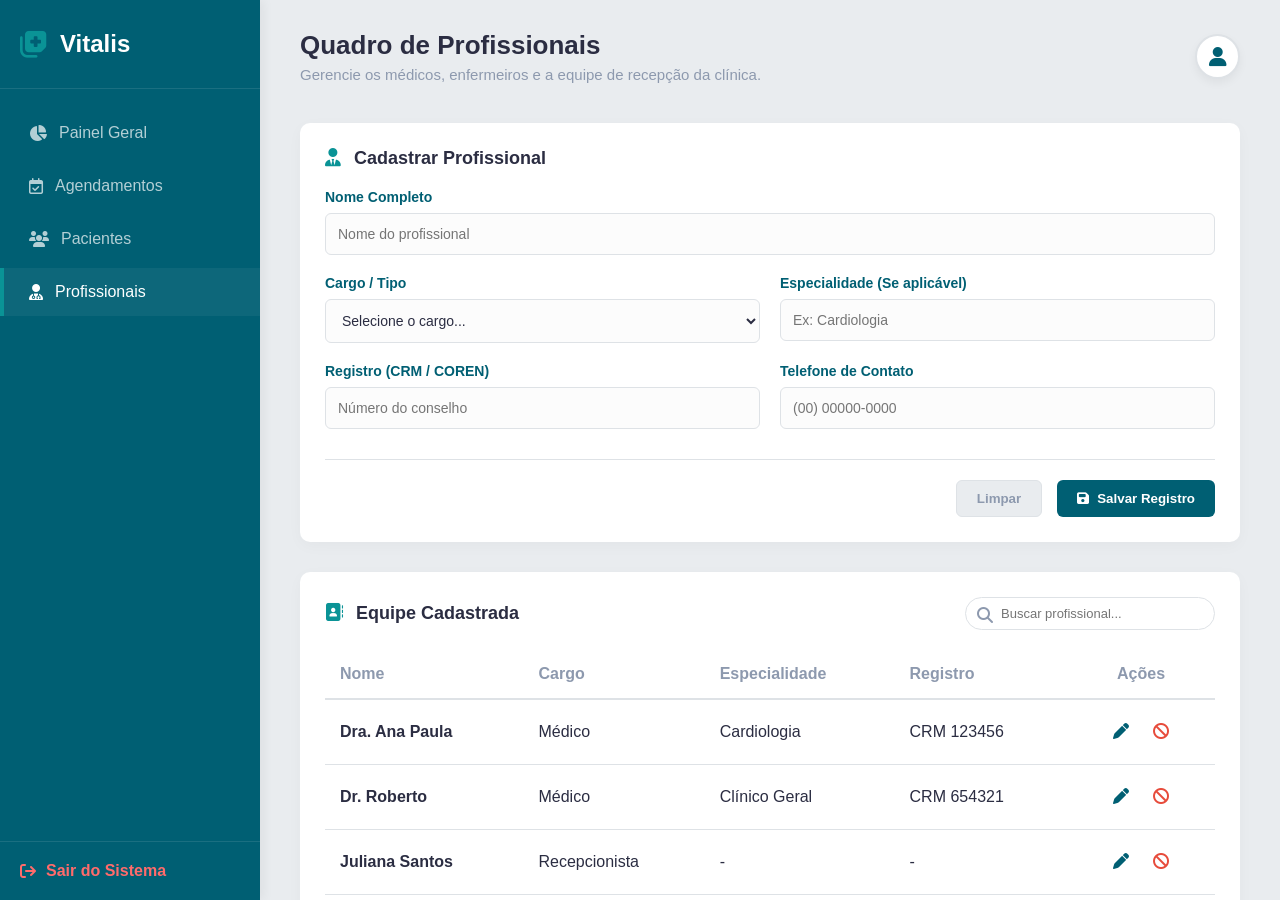
<file: frontend/pages/profissionais.html>
<!DOCTYPE html>
<html lang="pt-BR">
<head>
    <meta charset="UTF-8">
    <meta name="viewport" content="width=device-width, initial-scale=1.0">
    <title>Profissionais - Vitalis Agendamentos</title>
    
    <!-- Importações CSS (Reaproveitando a estrutura de pacientes) -->
    <link rel="stylesheet" href="../css/global.css">
    <link rel="stylesheet" href="../css/dashboard.css">
    <link rel="stylesheet" href="../css/pacientes.css"> 
    <link rel="stylesheet" href="https://cdnjs.cloudflare.com/ajax/libs/font-awesome/6.4.0/css/all.min.css">
</head>
<body>
    <div class="layout-app">
        
        <!-- BARRA LATERAL -->
        <aside class="menu-lateral">
            <div class="logo-sidebar">
                <i class="fa-solid fa-notes-medical"></i>
                <span>Vitalis</span>
            </div>
            
            <nav class="navegacao">
                <a href="dashboard.html" class="item-menu">
                    <i class="fa-solid fa-chart-pie"></i> Painel Geral
                </a>
                <a href="agendamentos.html" class="item-menu">
                    <i class="fa-regular fa-calendar-check"></i> Agendamentos
                </a>
                <a href="pacientes.html" class="item-menu">
                    <i class="fa-solid fa-users"></i> Pacientes
                </a>
                <!-- Classe "ativo" no menu correspondente -->
                <a href="profissionais.html" class="item-menu ativo">
                    <i class="fa-solid fa-user-doctor"></i> Profissionais
                </a>
            </nav>

            <div class="rodape-sidebar">
                <a href="../index.html" class="btn-sair">
                    <i class="fa-solid fa-arrow-right-from-bracket"></i> Sair do Sistema
                </a>
            </div>
        </aside>

        <!-- CONTEÚDO PRINCIPAL -->
        <main class="conteudo-principal">
            <header class="cabecalho-pagina">
                <div>
                    <h1>Quadro de Profissionais</h1>
                    <p>Gerencie os médicos, enfermeiros e a equipe de recepção da clínica.</p>
                </div>
                <div class="perfil-usuario">
                    <div class="avatar"><i class="fa-solid fa-user"></i></div>
                </div>
            </header>

            <!-- FORMULÁRIO DE CADASTRO -->
            <section class="painel-dados form-section">
                <div class="cabecalho-painel">
                    <h2><i class="fa-solid fa-user-tie"></i> Cadastrar Profissional</h2>
                </div>
                <form class="grid-formulario">
                    
                    <div class="campo-form duplo">
                        <label>Nome Completo</label>
                        <input type="text" placeholder="Nome do profissional" required>
                    </div>
                    
                    <div class="campo-form">
                        <label>Cargo / Tipo</label>
                        <select required>
                            <option value="">Selecione o cargo...</option>
                            <option value="MEDICO">Médico(a)</option>
                            <option value="ENFERMEIRO">Enfermeiro(a)</option>
                            <option value="RECEPCAO">Recepcionista</option>
                        </select>
                    </div>

                    <div class="campo-form">
                        <label>Especialidade (Se aplicável)</label>
                        <input type="text" placeholder="Ex: Cardiologia">
                    </div>

                    <div class="campo-form">
                        <label>Registro (CRM / COREN)</label>
                        <input type="text" placeholder="Número do conselho">
                    </div>

                    <div class="campo-form">
                        <label>Telefone de Contato</label>
                        <input type="text" placeholder="(00) 00000-0000" required>
                    </div>
                    
                    <div class="acoes-form duplo">
                        <button type="reset" class="btn-secundario">Limpar</button>
                        <button type="submit" class="btn-primario"><i class="fa-solid fa-save"></i> Salvar Registro</button>
                    </div>
                </form>
            </section>

            <!-- LISTAGEM DE PROFISSIONAIS -->
            <section class="painel-dados">
                <div class="cabecalho-painel">
                    <h2><i class="fa-solid fa-address-book"></i> Equipe Cadastrada</h2>
                    
                    <div class="busca-simples">
                        <i class="fa-solid fa-magnifying-glass"></i>
                        <input type="text" placeholder="Buscar profissional...">
                    </div>
                </div>
                <table class="tabela-padrao">
                    <thead>
                        <tr>
                            <th>Nome</th>
                            <th>Cargo</th>
                            <th>Especialidade</th>
                            <th>Registro</th>
                            <th class="text-center">Ações</th>
                        </tr>
                    </thead>
                    <tbody>
                        <tr>
                            <td><strong>Dra. Ana Paula</strong></td>
                            <td>Médico</td>
                            <td>Cardiologia</td>
                            <td>CRM 123456</td>
                            <td class="text-center">
                                <button class="btn-icone editar" title="Editar"><i class="fa-solid fa-pen"></i></button>
                                <button class="btn-icone excluir" title="Inativar"><i class="fa-solid fa-ban"></i></button>
                            </td>
                        </tr>
                        <tr>
                            <td><strong>Dr. Roberto</strong></td>
                            <td>Médico</td>
                            <td>Clínico Geral</td>
                            <td>CRM 654321</td>
                            <td class="text-center">
                                <button class="btn-icone editar"><i class="fa-solid fa-pen"></i></button>
                                <button class="btn-icone excluir"><i class="fa-solid fa-ban"></i></button>
                            </td>
                        </tr>
                        <tr>
                            <td><strong>Juliana Santos</strong></td>
                            <td>Recepcionista</td>
                            <td>-</td>
                            <td>-</td>
                            <td class="text-center">
                                <button class="btn-icone editar"><i class="fa-solid fa-pen"></i></button>
                                <button class="btn-icone excluir"><i class="fa-solid fa-ban"></i></button>
                            </td>
                        </tr>
                    </tbody>
                </table>
            </section>
        </main>
    </div>
</body>
</html>
</file>
<file: frontend/css/login.css>
.tela-login {
    display: flex;
    justify-content: center;
    align-items: center;
    height: 100vh;
}

.caixa-login {
    background-color: var(--branco-puro);
    padding: 40px;
    border-radius: 12px;
    box-shadow: 0 10px 30px rgba(0, 0, 0, 0.05);
    width: 100%;
    max-width: 420px;
    text-align: center;
    border-top: 6px solid var(--verde-saude);
}

.logo-sistema {
    font-size: 28px;
    color: var(--azul-confianca);
    font-weight: bold;
    margin-bottom: 20px;
    display: flex;
    align-items: center;
    justify-content: center;
    gap: 10px;
}

.logo-sistema i {
    color: var(--verde-saude);
    font-size: 32px;
}

.caixa-login p { 
    color: var(--texto-secundario); 
    margin-bottom: 30px; 
    font-size: 15px; 
}

.campo { 
    text-align: left; 
    margin-bottom: 20px; 
    position: relative; 
}

.campo label { 
    display: block; 
    margin-bottom: 8px; 
    font-weight: 600; 
    font-size: 14px; 
    color: var(--azul-confianca); 
}

.campo i {
    position: absolute;
    left: 14px;
    top: 38px;
    color: var(--texto-secundario);
}

.campo input { 
    width: 100%; 
    padding: 12px 12px 12px 40px;
    border: 1px solid var(--borda); 
    border-radius: 6px; 
    font-size: 15px;
    color: var(--texto-principal);
    transition: all 0.3s;
}

.campo input:focus { 
    border-color: var(--verde-saude); 
    outline: none; 
    box-shadow: 0 0 0 3px rgba(10, 147, 150, 0.15); 
}

.btn-entrar { 
    width: 100%; 
    padding: 14px; 
    background-color: var(--azul-confianca); 
    color: var(--branco-puro); 
    border: none; 
    border-radius: 6px; 
    font-size: 16px; 
    font-weight: bold; 
    cursor: pointer; 
    transition: background-color 0.3s; 
    display: flex;
    justify-content: center;
    align-items: center;
    gap: 8px;
}

.btn-entrar:hover { 
    background-color: var(--verde-saude); 
}
.opcoes-extras {
    text-align: right;
    margin-bottom: 20px;
    margin-top: -10px; /* Aproxima o link do campo de senha */
}

.link-esqueci-senha {
    color: var(--azul-confianca);
    font-size: 13px;
    text-decoration: none;
    font-weight: 600;
    transition: color 0.3s;
}

.link-esqueci-senha:hover {
    color: var(--verde-saude);
    text-decoration: underline;
}
</file>
<file: frontend/css/auth-fluxo.css>
.tela-auth {
    display: flex;
    justify-content: center;
    align-items: center;
    height: 100vh;
}

.caixa-auth {
    background-color: var(--branco-puro);
    padding: 40px;
    border-radius: 12px;
    box-shadow: 0 10px 30px rgba(0, 0, 0, 0.05);
    width: 100%;
    max-width: 420px;
    text-align: center;
    border-top: 6px solid var(--verde-saude);
}

.logo-sistema {
    font-size: 28px;
    color: var(--azul-confianca);
    font-weight: bold;
    margin-bottom: 20px;
    display: flex;
    align-items: center;
    justify-content: center;
    gap: 10px;
}

.logo-sistema i { color: var(--verde-saude); font-size: 32px; }
.caixa-auth h2 { color: var(--texto-principal); font-size: 20px; margin-bottom: 10px; }
.caixa-auth p { color: var(--texto-secundario); margin-bottom: 30px; font-size: 14px; line-height: 1.5; }

.campo { text-align: left; margin-bottom: 20px; position: relative; }
.campo label { display: block; margin-bottom: 8px; font-weight: 600; font-size: 14px; color: var(--azul-confianca); }
.campo i { position: absolute; left: 14px; top: 38px; color: var(--texto-secundario); }

.campo input { 
    width: 100%; 
    padding: 12px 12px 12px 40px;
    border: 1px solid var(--borda); 
    border-radius: 6px; 
    font-size: 15px;
    color: var(--texto-principal);
    transition: all 0.3s;
}

.campo input:focus { 
    border-color: var(--verde-saude); 
    outline: none; 
    box-shadow: 0 0 0 3px rgba(10, 147, 150, 0.15); 
}

/* Estilo específico para a digitação do Token/Código */
.campo-token input {
    padding: 15px;
    text-align: center;
    font-size: 24px;
    letter-spacing: 12px; /* Afasta os números para parecer um PIN */
    font-weight: bold;
    color: var(--azul-confianca);
}

.btn-acao { 
    width: 100%; 
    padding: 14px; 
    background-color: var(--verde-saude); 
    color: var(--branco-puro); 
    border: none; 
    border-radius: 6px; 
    font-size: 16px; 
    font-weight: bold; 
    cursor: pointer; 
    transition: background-color 0.3s; 
    display: flex;
    justify-content: center;
    align-items: center;
    gap: 8px;
    margin-bottom: 20px;
}

.btn-acao:hover { background-color: var(--azul-confianca); }

.voltar-login a {
    color: var(--texto-secundario);
    font-size: 14px;
    text-decoration: none;
    font-weight: 600;
    transition: color 0.3s;
    display: flex;
    align-items: center;
    justify-content: center;
    gap: 6px;
}

.voltar-login a:hover { color: var(--azul-confianca); }
</file>
<file: frontend/css/recuperar-senha.css>
.tela-recuperacao {
    display: flex;
    justify-content: center;
    align-items: center;
    height: 100vh;
}

.caixa-recuperacao {
    background-color: var(--branco-puro);
    padding: 40px;
    border-radius: 12px;
    box-shadow: 0 10px 30px rgba(0, 0, 0, 0.05);
    width: 100%;
    max-width: 420px;
    text-align: center;
    border-top: 6px solid var(--verde-saude);
}

.logo-sistema {
    font-size: 28px;
    color: var(--azul-confianca);
    font-weight: bold;
    margin-bottom: 20px;
    display: flex;
    align-items: center;
    justify-content: center;
    gap: 10px;
}

.logo-sistema i {
    color: var(--verde-saude);
    font-size: 32px;
}

.caixa-recuperacao h2 {
    color: var(--texto-principal);
    font-size: 20px;
    margin-bottom: 10px;
}

.caixa-recuperacao p {
    color: var(--texto-secundario);
    margin-bottom: 30px;
    font-size: 14px;
    line-height: 1.5;
}

.campo { 
    text-align: left; 
    margin-bottom: 25px; 
    position: relative; 
}

.campo label { 
    display: block; 
    margin-bottom: 8px; 
    font-weight: 600; 
    font-size: 14px; 
    color: var(--azul-confianca); 
}

.campo i {
    position: absolute;
    left: 14px;
    top: 38px;
    color: var(--texto-secundario);
}

.campo input { 
    width: 100%; 
    padding: 12px 12px 12px 40px;
    border: 1px solid var(--borda); 
    border-radius: 6px; 
    font-size: 15px;
    color: var(--texto-principal);
    transition: all 0.3s;
}

.campo input:focus { 
    border-color: var(--verde-saude); 
    outline: none; 
    box-shadow: 0 0 0 3px rgba(10, 147, 150, 0.15); 
}

/* Botão principal com a cor verde de saúde */
.btn-enviar { 
    width: 100%; 
    padding: 14px; 
    background-color: var(--verde-saude); 
    color: var(--branco-puro); 
    border: none; 
    border-radius: 6px; 
    font-size: 16px; 
    font-weight: bold; 
    cursor: pointer; 
    transition: background-color 0.3s; 
    display: flex;
    justify-content: center;
    align-items: center;
    gap: 8px;
    margin-bottom: 20px;
}

.btn-enviar:hover { 
    background-color: var(--azul-confianca); 
}

/* Link de voltar ao login */
.voltar-login a {
    color: var(--texto-secundario);
    font-size: 14px;
    text-decoration: none;
    font-weight: 600;
    transition: color 0.3s;
    display: flex;
    align-items: center;
    justify-content: center;
    gap: 6px;
}

.voltar-login a:hover {
    color: var(--azul-confianca);
}
</file>
<file: frontend/css/dashboard.css>
/* ESTRUTURA DO LAYOUT */
.layout-app {
    display: flex;
    height: 100vh;
    overflow: hidden; /* Trava a rolagem da página inteira */
}

/* 1. MENU LATERAL (SIDEBAR) */
.menu-lateral {
    width: 260px;
    background-color: var(--azul-confianca);
    color: var(--branco-puro);
    display: flex;
    flex-direction: column;
    box-shadow: 4px 0 10px rgba(0, 0, 0, 0.05);
    z-index: 10;
}

.logo-sidebar {
    padding: 30px 20px;
    font-size: 24px;
    font-weight: bold;
    display: flex;
    align-items: center;
    gap: 12px;
    border-bottom: 1px solid rgba(255, 255, 255, 0.1);
}

.logo-sidebar i { color: var(--verde-saude); font-size: 28px; }

.navegacao {
    flex: 1;
    padding: 20px 0;
    display: flex;
    flex-direction: column;
    gap: 5px;
}

.item-menu {
    padding: 15px 25px;
    color: rgba(255, 255, 255, 0.7);
    text-decoration: none;
    font-weight: 500;
    display: flex;
    align-items: center;
    gap: 12px;
    transition: all 0.3s;
    border-left: 4px solid transparent;
}

.item-menu:hover, .item-menu.ativo {
    background-color: rgba(255, 255, 255, 0.05);
    color: var(--branco-puro);
    border-left-color: var(--verde-saude);
}

.rodape-sidebar {
    padding: 20px;
    border-top: 1px solid rgba(255, 255, 255, 0.1);
}

.btn-sair {
    color: #ff6b6b;
    text-decoration: none;
    display: flex;
    align-items: center;
    gap: 10px;
    font-weight: 600;
    transition: color 0.3s;
}

.btn-sair:hover { color: #ff4757; }

/* 2. CONTEÚDO PRINCIPAL */
.conteudo-principal {
    flex: 1;
    background-color: var(--fundo-clinico);
    padding: 30px 40px;
    overflow-y: auto; /* Permite rolar apenas o conteúdo direito */
}

.cabecalho-pagina {
    display: flex;
    justify-content: space-between;
    align-items: center;
    margin-bottom: 40px;
}

.cabecalho-pagina h1 { color: var(--texto-principal); font-size: 26px; }
.cabecalho-pagina p { color: var(--texto-secundario); font-size: 15px; margin-top: 5px; }

.avatar {
    width: 45px;
    height: 45px;
    background-color: var(--branco-puro);
    border-radius: 50%;
    display: flex;
    justify-content: center;
    align-items: center;
    color: var(--azul-confianca);
    font-size: 20px;
    box-shadow: 0 4px 10px rgba(0,0,0,0.05);
    border: 2px solid var(--borda);
}

/* CARDS DE RESUMO */
.grid-cards {
    display: grid;
    grid-template-columns: repeat(auto-fit, minmax(250px, 1fr));
    gap: 20px;
    margin-bottom: 40px;
}

.card-resumo {
    background-color: var(--branco-puro);
    padding: 25px;
    border-radius: 10px;
    display: flex;
    align-items: center;
    gap: 20px;
    box-shadow: 0 4px 15px rgba(0,0,0,0.03);
    border-left: 5px solid var(--verde-saude);
}

.icone-card {
    width: 60px;
    height: 60px;
    border-radius: 10px;
    display: flex;
    justify-content: center;
    align-items: center;
    font-size: 24px;
}

.icone-card.azul { background-color: rgba(0, 95, 115, 0.1); color: var(--azul-confianca); }
.icone-card.verde { background-color: rgba(10, 147, 150, 0.1); color: var(--verde-saude); }
.icone-card.laranja { background-color: rgba(244, 162, 97, 0.1); color: #f4a261; }

.info-card h3 { color: var(--texto-secundario); font-size: 14px; font-weight: 500; }
.info-card h2 { color: var(--texto-principal); font-size: 32px; margin-top: 5px; }

/* PAINEL E TABELA */
.painel-dados {
    background-color: var(--branco-puro);
    border-radius: 10px;
    padding: 25px;
    box-shadow: 0 4px 15px rgba(0,0,0,0.03);
}

.cabecalho-painel {
    display: flex;
    justify-content: space-between;
    align-items: center;
    margin-bottom: 20px;
}

.cabecalho-painel h2 { color: var(--texto-principal); font-size: 18px; }

.btn-novo {
    background-color: var(--verde-saude);
    color: white;
    border: none;
    padding: 10px 20px;
    border-radius: 6px;
    cursor: pointer;
    font-weight: bold;
    display: flex;
    gap: 8px;
    align-items: center;
}

.btn-novo:hover { background-color: var(--azul-confianca); }

.tabela-padrao {
    width: 100%;
    border-collapse: collapse;
}

.tabela-padrao th {
    text-align: left;
    padding: 15px;
    border-bottom: 2px solid var(--borda);
    color: var(--texto-secundario);
    font-weight: 600;
}

.tabela-padrao td {
    padding: 15px;
    border-bottom: 1px solid var(--borda);
    color: var(--texto-principal);
}

.badge {
    padding: 5px 12px;
    border-radius: 20px;
    font-size: 12px;
    font-weight: bold;
}

.badge-aguardando { background-color: rgba(244, 162, 97, 0.15); color: #d35400; }
.badge-atendimento { background-color: rgba(10, 147, 150, 0.15); color: var(--verde-saude); }
</file>
<file: frontend/css/pacientes.css>
/* Espaçamento extra entre o formulário e a tabela */
.form-section {
    margin-bottom: 30px;
}

.cabecalho-painel h2 i {
    color: var(--verde-saude);
    margin-right: 8px;
}

/* GRID DO FORMULÁRIO */
.grid-formulario {
    display: grid;
    grid-template-columns: 1fr 1fr; /* Divide em duas colunas */
    gap: 20px;
    margin-top: 20px;
}

.campo-form label {
    display: block;
    margin-bottom: 8px;
    font-weight: 600;
    font-size: 14px;
    color: var(--azul-confianca);
}

.campo-form input,
.campo-form select {
    width: 100%;
    padding: 12px;
    border: 1px solid var(--borda);
    border-radius: 6px;
    font-size: 14px;
    color: var(--texto-principal);
    background-color: #fcfcfc;
    transition: border-color 0.3s;
}

.campo-form input:focus,
.campo-form select:focus {
    border-color: var(--verde-saude);
    outline: none;
    background-color: var(--branco-puro);
}

/* Faz o campo ocupar a linha inteira */
.duplo {
    grid-column: span 2;
}

/* BOTÕES DO FORMULÁRIO */
.acoes-form {
    display: flex;
    justify-content: flex-end;
    gap: 15px;
    margin-top: 10px;
    border-top: 1px solid var(--borda);
    padding-top: 20px;
}

.btn-secundario {
    padding: 10px 20px;
    background-color: var(--fundo-clinico);
    color: var(--texto-secundario);
    border: 1px solid var(--borda);
    border-radius: 6px;
    font-weight: bold;
    cursor: pointer;
    transition: all 0.3s;
}

.btn-secundario:hover {
    background-color: #e2e6ea;
    color: var(--texto-principal);
}

.btn-primario {
    padding: 10px 20px;
    background-color: var(--azul-confianca);
    color: var(--branco-puro);
    border: none;
    border-radius: 6px;
    font-weight: bold;
    cursor: pointer;
    display: flex;
    gap: 8px;
    align-items: center;
    transition: background-color 0.3s;
}

.btn-primario:hover {
    background-color: var(--verde-saude);
}

/* CAMPO DE BUSCA NA TABELA */
.busca-simples {
    position: relative;
    width: 250px;
}

.busca-simples i {
    position: absolute;
    left: 12px;
    top: 10px;
    color: var(--texto-secundario);
}

.busca-simples input {
    width: 100%;
    padding: 8px 10px 8px 35px;
    border: 1px solid var(--borda);
    border-radius: 20px; /* Bordas arredondadas para busca */
    font-size: 13px;
    outline: none;
}

.busca-simples input:focus {
    border-color: var(--azul-confianca);
}

/* BOTÕES DE AÇÃO NA TABELA */
.text-center {
    text-align: center !important;
}

.btn-icone {
    background: none;
    border: none;
    padding: 8px;
    font-size: 16px;
    cursor: pointer;
    border-radius: 4px;
    transition: all 0.2s;
    margin: 0 2px;
}

.btn-icone.editar { color: var(--azul-confianca); }
.btn-icone.editar:hover { background-color: rgba(0, 95, 115, 0.1); }

.btn-icone.excluir { color: #e74c3c; }
.btn-icone.excluir:hover { background-color: rgba(231, 76, 60, 0.1); }
</file>
<file: frontend/css/agendamentos.css>
/* GRID ESPECÍFICO DE AGENDAMENTO (3 Colunas) */
.grid-agendamento {
    display: grid;
    grid-template-columns: 1fr 1fr 1fr;
    gap: 20px;
    margin-top: 20px;
}

/* Faz os campos de seleção grandes ocuparem mais espaço */
.duplo-agendamento {
    grid-column: span 3;
}

/* Em telas maiores, podemos deixar os select dividindo a mesma linha */
@media (min-width: 1200px) {
    .duplo-agendamento {
        grid-column: span 1;
    }
}

/* Posiciona os botões ocupando a linha toda no final do grid */
.acoes-agendamento {
    grid-column: 1 / -1; 
}

/* FILTROS DA AGENDA (No cabeçalho da tabela) */
.filtros-agenda {
    display: flex;
    gap: 10px;
}

.input-filtro {
    padding: 8px 12px;
    border: 1px solid var(--borda);
    border-radius: 6px;
    font-size: 13px;
    color: var(--texto-principal);
    outline: none;
    transition: border-color 0.3s;
}

.input-filtro:focus {
    border-color: var(--azul-confianca);
}
</file>
<file: frontend/css/global.css>
/* Importação centralizada do Font Awesome para não poluir o HTML */
@import url('https://cdnjs.cloudflare.com/ajax/libs/font-awesome/6.4.0/css/all.min.css');

:root {
    /* Paleta Vitalis - Cores de Hospital / Clínica */
    --azul-confianca: #005f73; 
    --verde-saude: #0a9396;   
    --fundo-clinico: #e9ecef; 
    --branco-puro: #ffffff;
    --texto-principal: #2b2d42;
    --texto-secundario: #8d99ae;
    --borda: #dee2e6;
}

* {
    margin: 0;
    padding: 0;
    box-sizing: border-box;
    font-family: 'Segoe UI', Tahoma, Geneva, Verdana, sans-serif;
}

body {
    background-color: var(--fundo-clinico);
    color: var(--texto-principal);
}

/* ESTRUTURA DO LAYOUT */
.layout-app {
    display: flex;
    height: 100vh;
    overflow: hidden; 
}

/* MENU LATERAL (SIDEBAR) */
.menu-lateral {
    width: 260px;
    background-color: var(--azul-confianca);
    color: var(--branco-puro);
    display: flex;
    flex-direction: column;
    box-shadow: 4px 0 10px rgba(0, 0, 0, 0.05);
    z-index: 10;
}

.logo-sidebar {
    padding: 30px 20px;
    font-size: 24px;
    font-weight: bold;
    display: flex;
    align-items: center;
    gap: 12px;
    border-bottom: 1px solid rgba(255, 255, 255, 0.1);
}

.logo-sidebar i { color: var(--verde-saude); font-size: 28px; }

.navegacao {
    flex: 1;
    padding: 20px 0;
    display: flex;
    flex-direction: column;
    gap: 5px;
}

.item-menu {
    padding: 15px 25px;
    color: rgba(255, 255, 255, 0.7);
    text-decoration: none;
    font-weight: 500;
    display: flex;
    align-items: center;
    gap: 12px;
    transition: all 0.3s;
    border-left: 4px solid transparent;
}

.item-menu:hover, .item-menu.ativo {
    background-color: rgba(255, 255, 255, 0.05);
    color: var(--branco-puro);
    border-left-color: var(--verde-saude);
}

.rodape-sidebar {
    padding: 20px;
    border-top: 1px solid rgba(255, 255, 255, 0.1);
}

.btn-sair {
    color: #ff6b6b;
    text-decoration: none;
    display: flex;
    align-items: center;
    gap: 10px;
    font-weight: 600;
    transition: color 0.3s;
}

.btn-sair:hover { color: #ff4757; }

/* CONTEÚDO PRINCIPAL */
.conteudo-principal {
    flex: 1;
    background-color: var(--fundo-clinico);
    padding: 30px 40px;
    overflow-y: auto; 
}

.cabecalho-pagina {
    display: flex;
    justify-content: space-between;
    align-items: center;
    margin-bottom: 40px;
}

.cabecalho-pagina h1 { color: var(--texto-principal); font-size: 26px; }
.cabecalho-pagina p { color: var(--texto-secundario); font-size: 15px; margin-top: 5px; }

.avatar {
    width: 45px;
    height: 45px;
    background-color: var(--branco-puro);
    border-radius: 50%;
    display: flex;
    justify-content: center;
    align-items: center;
    color: var(--azul-confianca);
    font-size: 20px;
    box-shadow: 0 4px 10px rgba(0,0,0,0.05);
    border: 2px solid var(--borda);
}

/* CARDS DE RESUMO */
.grid-cards {
    display: grid;
    grid-template-columns: repeat(auto-fit, minmax(250px, 1fr));
    gap: 20px;
    margin-bottom: 40px;
}

.card-resumo {
    background-color: var(--branco-puro);
    padding: 25px;
    border-radius: 10px;
    display: flex;
    align-items: center;
    gap: 20px;
    box-shadow: 0 4px 15px rgba(0,0,0,0.03);
    border-left: 5px solid var(--verde-saude);
}

.icone-card {
    width: 60px;
    height: 60px;
    border-radius: 10px;
    display: flex;
    justify-content: center;
    align-items: center;
    font-size: 24px;
}

.icone-card.azul { background-color: rgba(0, 95, 115, 0.1); color: var(--azul-confianca); }
.icone-card.verde { background-color: rgba(10, 147, 150, 0.1); color: var(--verde-saude); }
.icone-card.laranja { background-color: rgba(244, 162, 97, 0.1); color: #f4a261; }

.info-card h3 { color: var(--texto-secundario); font-size: 14px; font-weight: 500; }
.info-card h2 { color: var(--texto-principal); font-size: 32px; margin-top: 5px; }

/* PAINEL E TABELA */
.painel-dados {
    background-color: var(--branco-puro);
    border-radius: 10px;
    padding: 25px;
    box-shadow: 0 4px 15px rgba(0,0,0,0.03);
}

.cabecalho-painel {
    display: flex;
    justify-content: space-between;
    align-items: center;
    margin-bottom: 20px;
}

.cabecalho-painel h2 { color: var(--texto-principal); font-size: 18px; }

.btn-novo {
    background-color: var(--verde-saude);
    color: white;
    border: none;
    padding: 10px 20px;
    border-radius: 6px;
    cursor: pointer;
    font-weight: bold;
    display: flex;
    gap: 8px;
    align-items: center;
}

.btn-novo:hover { background-color: var(--azul-confianca); }

.tabela-padrao {
    width: 100%;
    border-collapse: collapse;
}

.tabela-padrao th {
    text-align: left;
    padding: 15px;
    border-bottom: 2px solid var(--borda);
    color: var(--texto-secundario);
    font-weight: 600;
}

.tabela-padrao td {
    padding: 15px;
    border-bottom: 1px solid var(--borda);
    color: var(--texto-principal);
}

.badge {
    padding: 5px 12px;
    border-radius: 20px;
    font-size: 12px;
    font-weight: bold;
}

.badge-aguardando { background-color: rgba(244, 162, 97, 0.15); color: #d35400; }
.badge-atendimento { background-color: rgba(10, 147, 150, 0.15); color: var(--verde-saude); }
</file>
